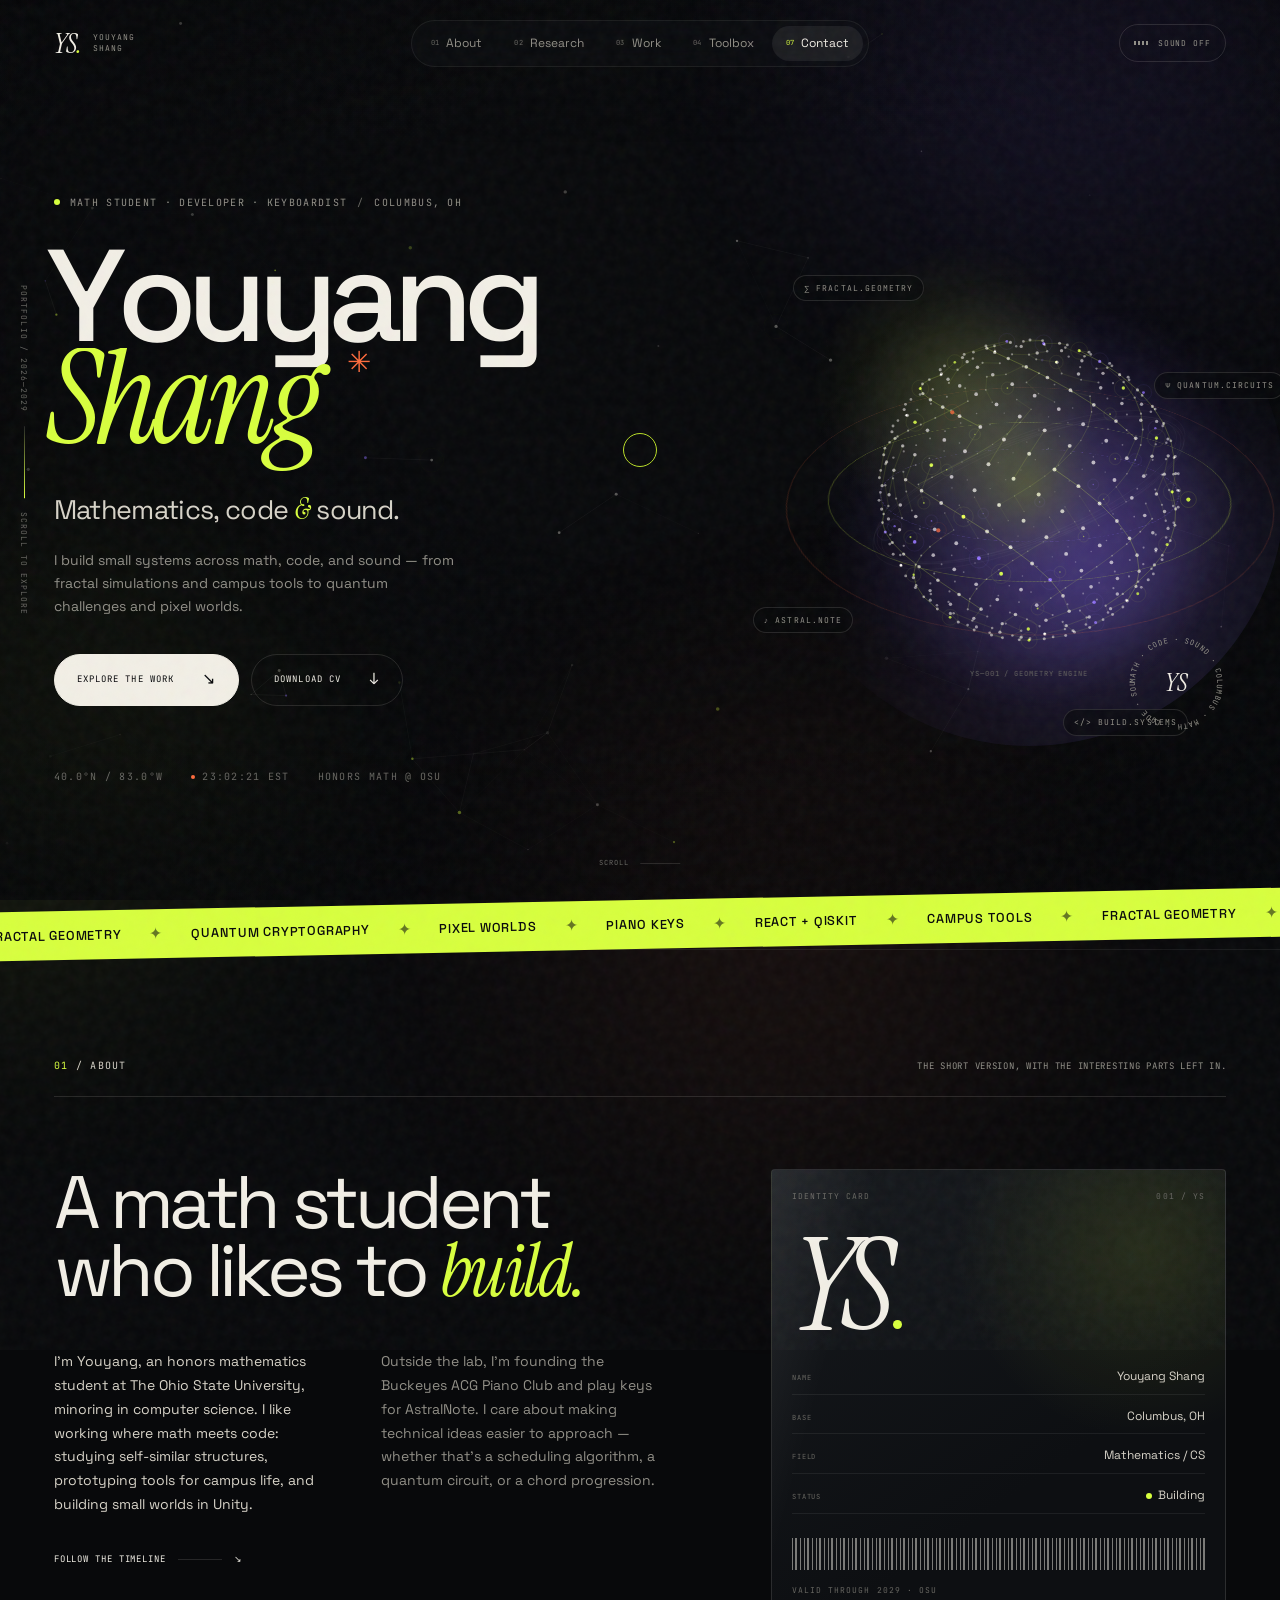
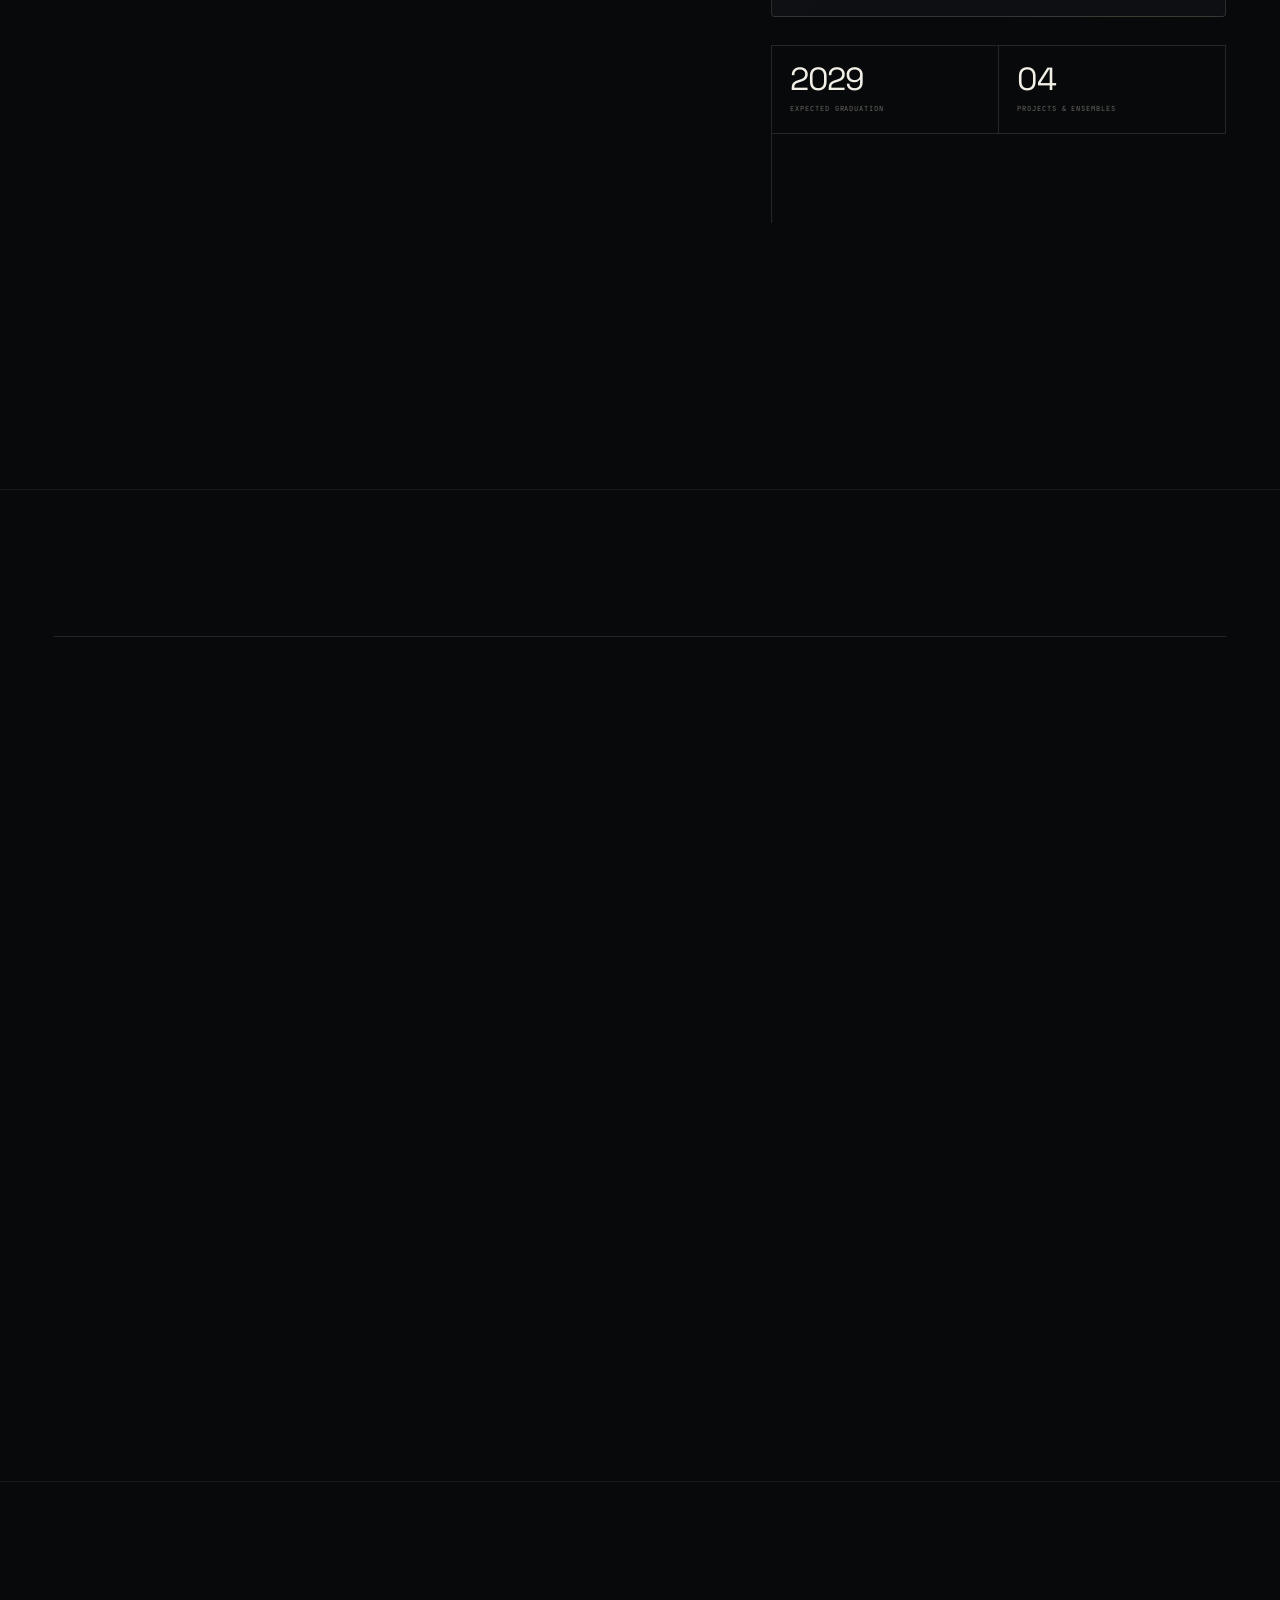
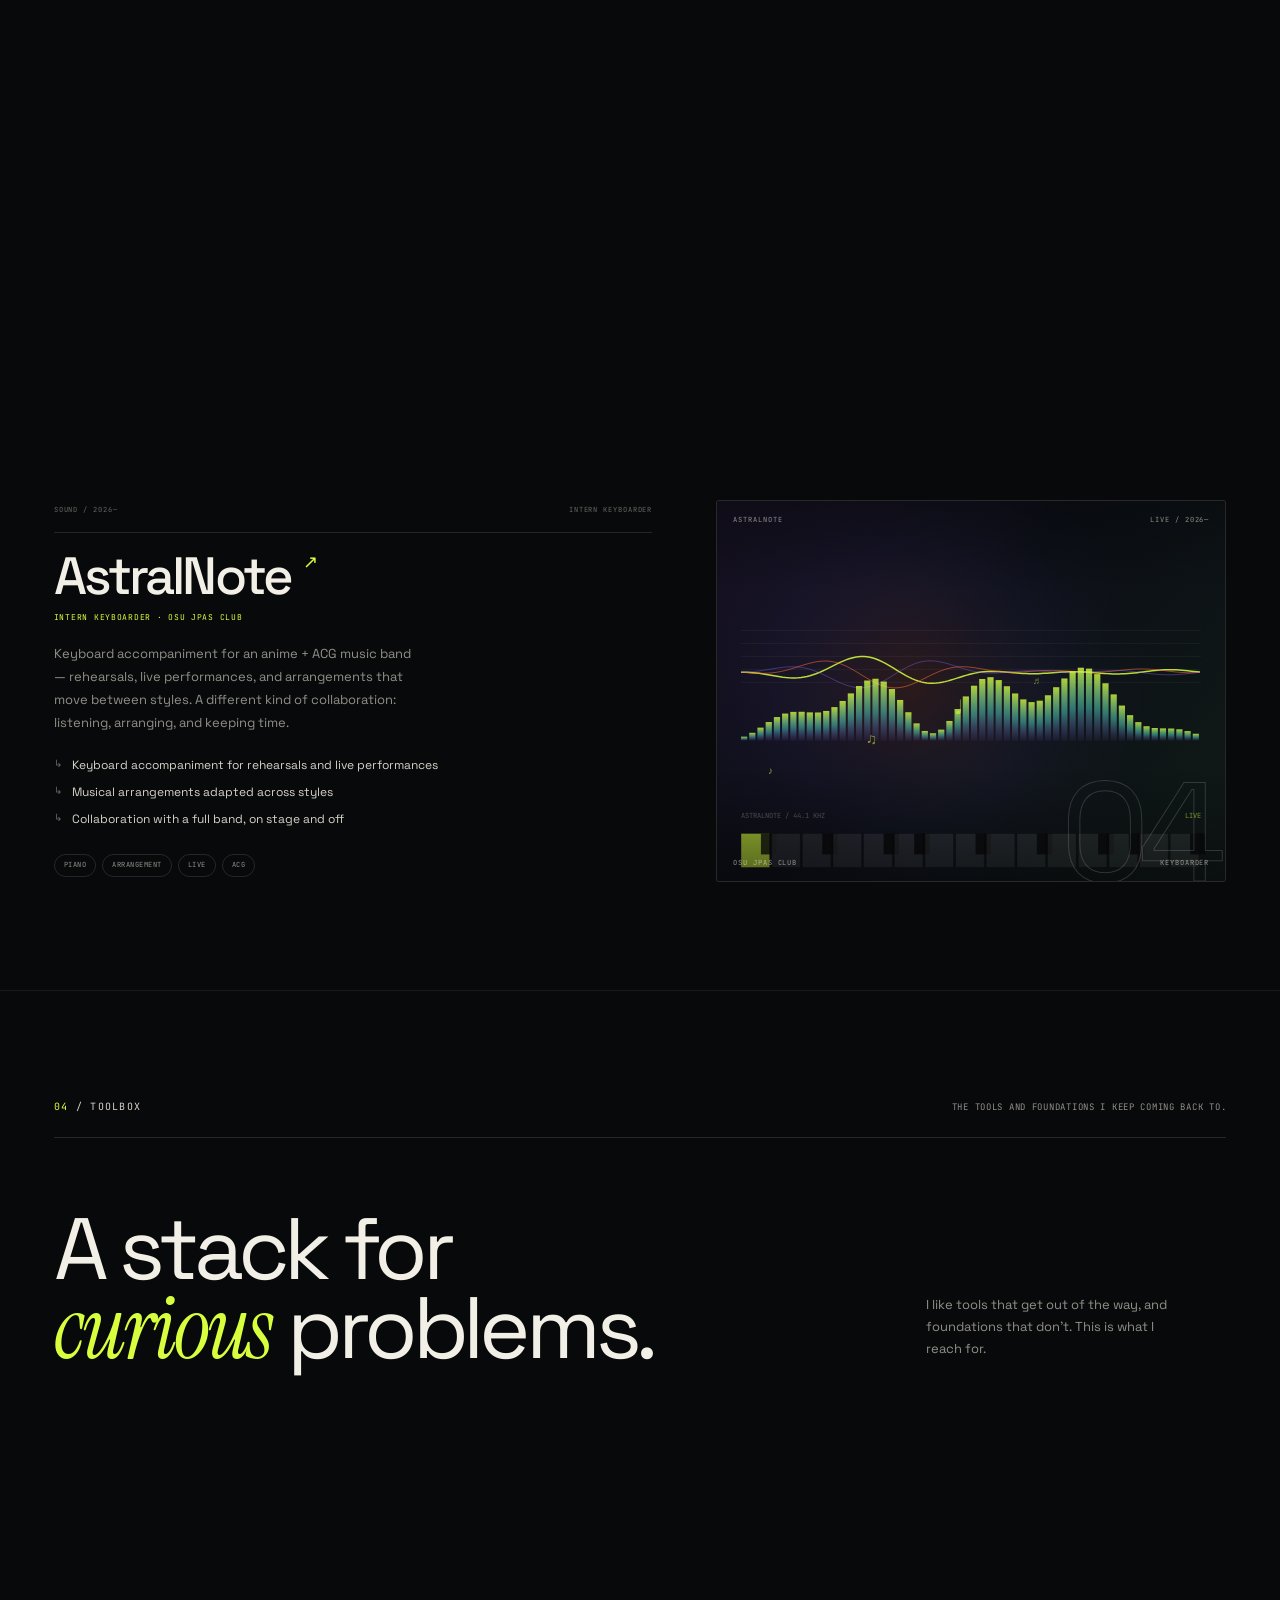
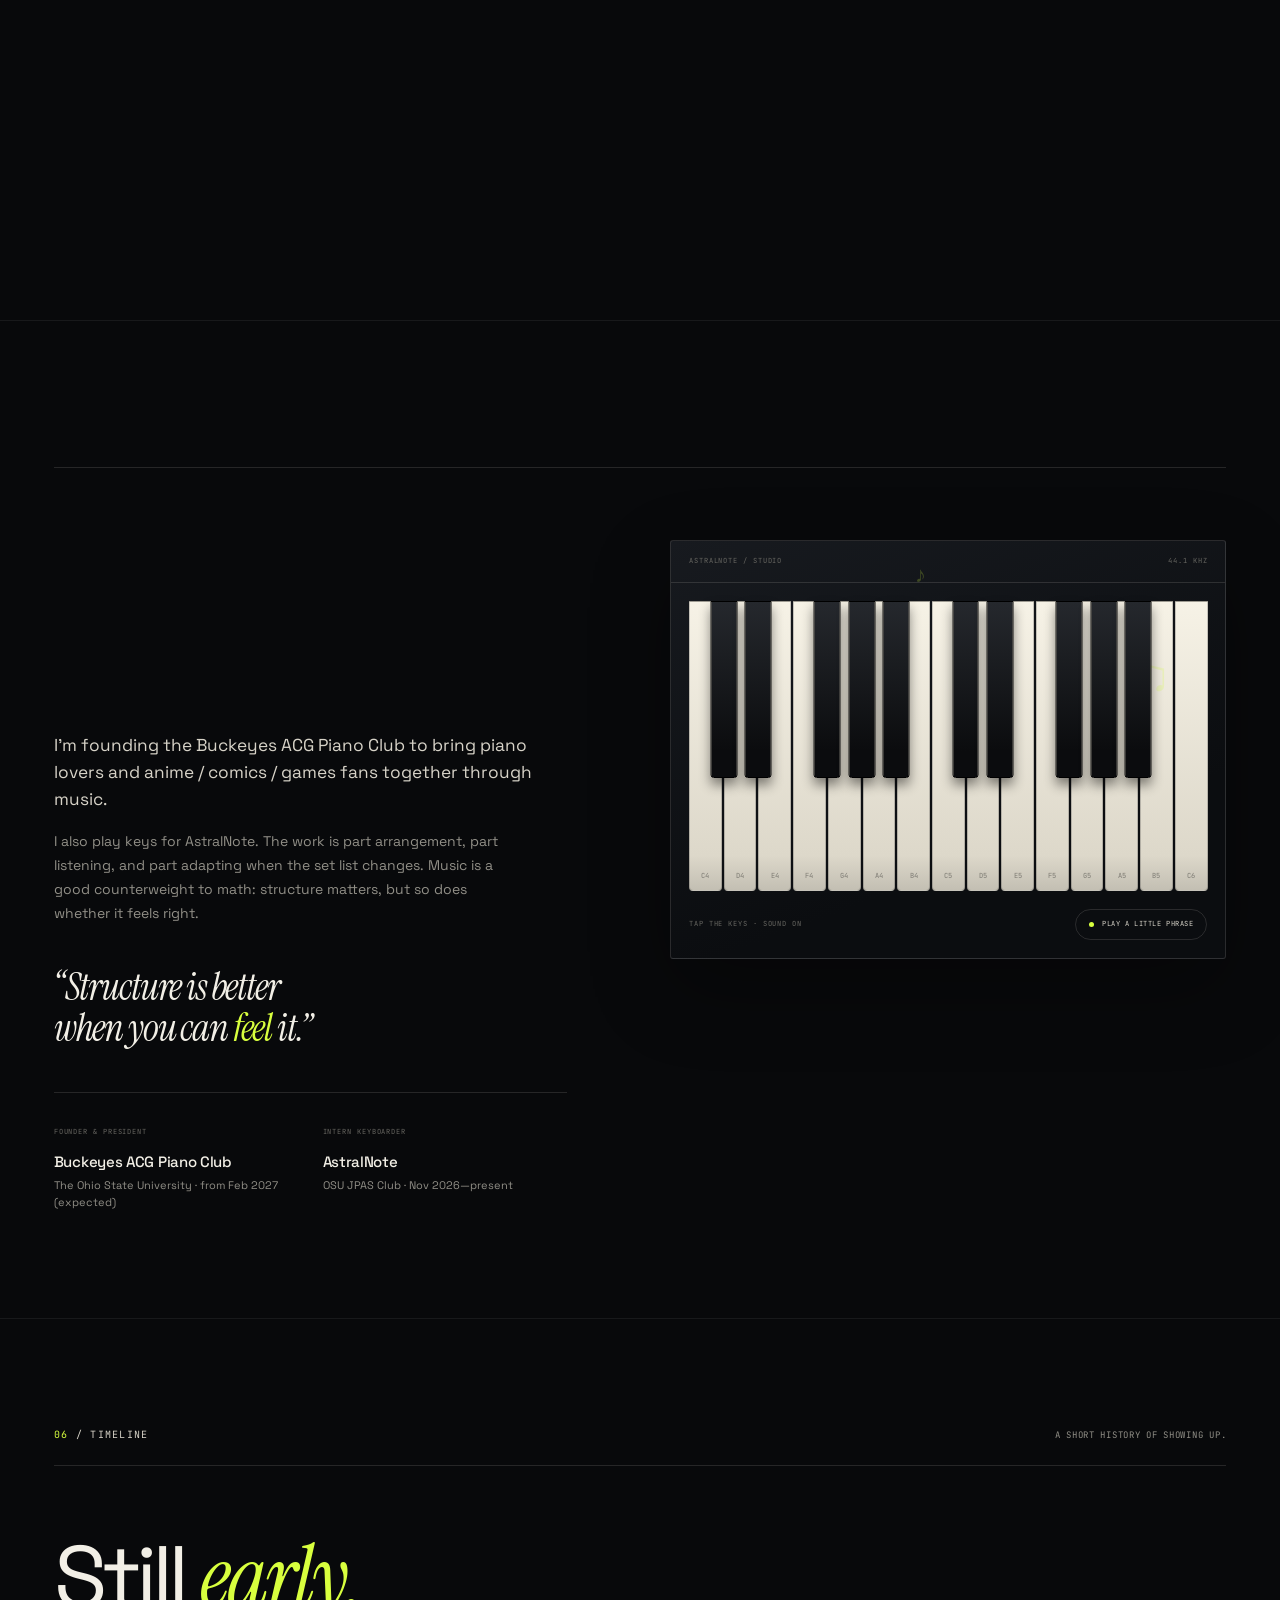
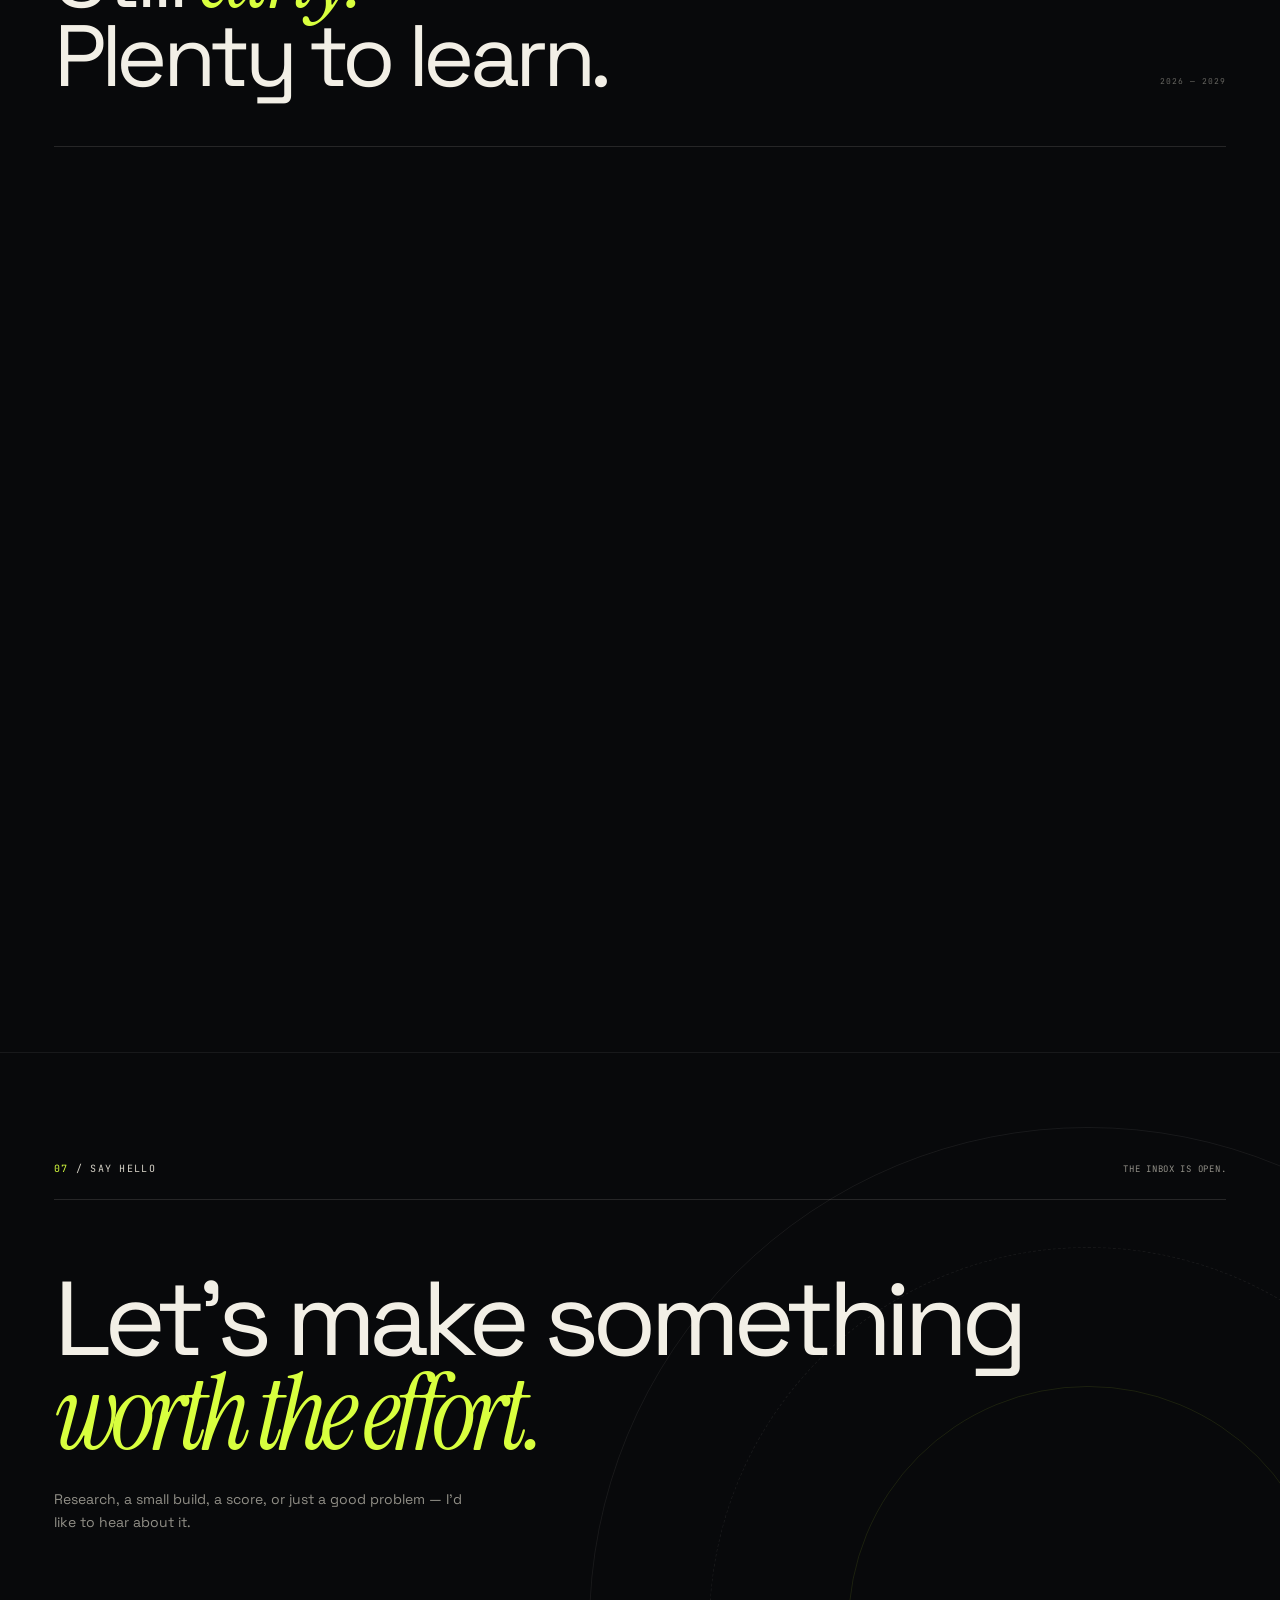
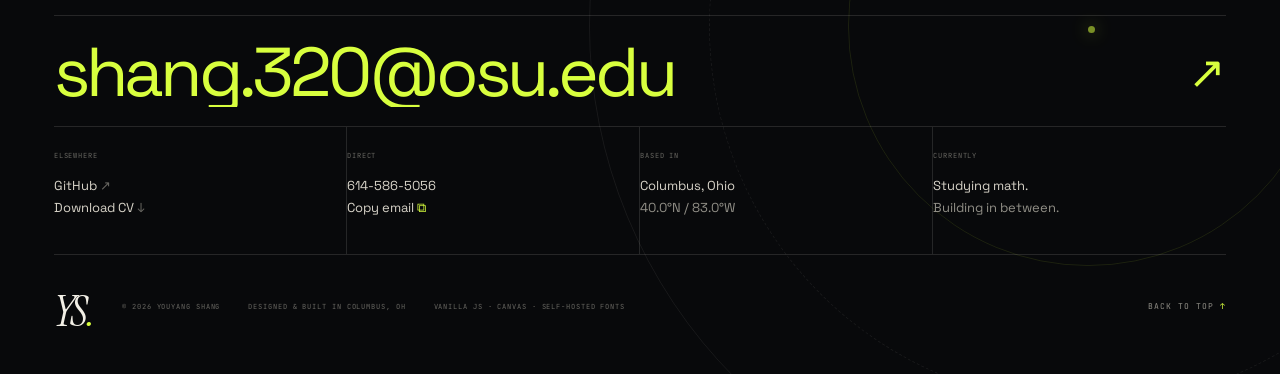
<file: index.html>
<!DOCTYPE html>
<html lang="en" data-theme="dark">
<head>
  <meta charset="utf-8">
  <script>document.documentElement.classList.add('js');</script>
  <meta name="viewport" content="width=device-width, initial-scale=1">
  <title>Youyang Shang — Mathematics, Code &amp; Sound</title>
  <meta name="description" content="Youyang Shang is an honors mathematics student at The Ohio State University building fractal models, quantum circuits, campus tools, pixel worlds, and music.">
  <meta name="author" content="Youyang Shang">
  <meta name="theme-color" content="#08090b">
  <link rel="canonical" href="https://zbq610610.github.io/">

  <meta property="og:type" content="website">
  <meta property="og:url" content="https://zbq610610.github.io/">
  <meta property="og:title" content="Youyang Shang — Mathematics, Code &amp; Sound">
  <meta property="og:description" content="Fractal geometry, quantum circuits, campus tools, pixel worlds, and piano keys. A portfolio by Youyang Shang.">
  <meta property="og:image" content="https://zbq610610.github.io/assets/img/og.png">
  <meta name="twitter:card" content="summary_large_image">
  <meta name="twitter:title" content="Youyang Shang — Mathematics, Code &amp; Sound">
  <meta name="twitter:description" content="Fractal geometry, quantum circuits, campus tools, pixel worlds, and piano keys.">
  <meta name="twitter:image" content="https://zbq610610.github.io/assets/img/og.png">

  <link rel="icon" href="assets/img/favicon.svg" type="image/svg+xml">
  <link rel="apple-touch-icon" href="assets/img/apple-touch-icon.png">
  <link rel="manifest" href="site.webmanifest">

  <link rel="preload" href="assets/fonts/space-grotesk.woff2" as="font" type="font/woff2" crossorigin>
  <link rel="preload" href="assets/fonts/instrument-serif-italic.woff2" as="font" type="font/woff2" crossorigin>
  <link rel="stylesheet" href="assets/css/style.css">
  <script type="module" src="assets/js/main.js"></script>
</head>
<body class="is-loading">
  <noscript>
    <style>
      .preloader { display: none !important; }
      body { overflow: auto !important; height: auto !important; }
      .reveal, .reveal-lines, .hero-reveal { opacity: 1 !important; transform: none !important; clip-path: none !important; }
    </style>
  </noscript>
  <a class="skip-link" href="#main">Skip to content</a>

  <div class="preloader" id="preloader" aria-hidden="true">
    <div class="preloader__grain"></div>
    <div class="preloader__inner">
      <div class="preloader__meta mono">
        <span>YS / PORTFOLIO</span>
        <span>COLUMBUS, OH</span>
      </div>
      <div class="preloader__word" aria-hidden="true">
        <span class="preloader__letter">Y</span><span class="preloader__letter">O</span><span class="preloader__letter">U</span><span class="preloader__letter">Y</span><span class="preloader__letter">A</span><span class="preloader__letter">N</span><span class="preloader__letter">G</span>
      </div>
      <div class="preloader__bar"><i id="preloader-bar"></i></div>
      <div class="preloader__meta mono">
        <span>LOADING THE UNIVERSE</span>
        <span id="preloader-count">000</span>
      </div>
    </div>
    <div class="preloader__curtain"></div>
  </div>

  <div class="cursor" id="cursor" aria-hidden="true"><span class="cursor__label" id="cursor-label"></span></div>
  <div class="cursor-dot" id="cursor-dot" aria-hidden="true"></div>
  <div class="scroll-progress" aria-hidden="true"><i id="scroll-progress-bar"></i></div>

  <canvas class="bg-canvas" id="bg-canvas" aria-hidden="true"></canvas>
  <div class="aurora aurora--one" aria-hidden="true"></div>
  <div class="aurora aurora--two" aria-hidden="true"></div>
  <div class="aurora aurora--three" aria-hidden="true"></div>
  <div class="grain" aria-hidden="true"></div>
  <div class="vignette" aria-hidden="true"></div>

  <header class="site-header" id="site-header">
    <a class="brand" href="#top" aria-label="Youyang Shang, back to top">
      <span class="brand__mark">YS<span class="brand__dot">.</span></span>
      <span class="brand__name">Youyang<br>Shang</span>
    </a>

    <nav class="nav" aria-label="Primary">
      <a href="#about" data-nav="about"><span class="nav__index">01</span>About</a>
      <a href="#research" data-nav="research"><span class="nav__index">02</span>Research</a>
      <a href="#work" data-nav="work"><span class="nav__index">03</span>Work</a>
      <a href="#skills" data-nav="skills"><span class="nav__index">04</span>Toolbox</a>
      <a href="#contact" data-nav="contact"><span class="nav__index">07</span>Contact</a>
    </nav>

    <div class="header-actions">
      <button class="sound-toggle" id="sound-toggle" type="button" aria-pressed="false" aria-label="Toggle ambient sound">
        <span class="sound-bars" aria-hidden="true"><i></i><i></i><i></i><i></i></span>
        <span class="sound-toggle__text">Sound off</span>
      </button>
      <button class="menu-toggle" id="menu-toggle" type="button" aria-expanded="false" aria-controls="menu-overlay">
        <span class="menu-toggle__lines" aria-hidden="true"><i></i><i></i></span>
        <span class="menu-toggle__text">Menu</span>
      </button>
    </div>
  </header>

  <div class="menu-overlay" id="menu-overlay" aria-hidden="true" inert>
    <div class="menu-overlay__inner">
      <div class="menu-overlay__meta mono"><span>INDEX / 2026</span><span>COLUMBUS, OH</span></div>
      <nav class="menu-overlay__nav" aria-label="Mobile">
        <a href="#top"><span>00</span>Top</a>
        <a href="#about"><span>01</span>About</a>
        <a href="#research"><span>02</span>Research</a>
        <a href="#work"><span>03</span>Work</a>
        <a href="#skills"><span>04</span>Toolbox</a>
        <a href="#beyond"><span>05</span>Beyond</a>
        <a href="#timeline"><span>06</span>Timeline</a>
        <a href="#contact"><span>07</span>Contact</a>
      </nav>
      <div class="menu-overlay__foot mono">
        <a href="mailto:shang.320@osu.edu">shang.320@osu.edu</a>
        <a href="https://github.com/zbq610610" target="_blank" rel="noopener">GitHub ↗</a>
      </div>
    </div>
  </div>

  <main id="main">
    <section class="hero" id="top">
      <div class="hero__side mono" aria-hidden="true">
        <span>PORTFOLIO / 2026—2029</span>
        <span class="hero__side-line"></span>
        <span>SCROLL TO EXPLORE</span>
      </div>

      <div class="hero__grid wrap">
        <div class="hero__copy">
          <div class="hero__eyebrow mono hero-reveal">
            <span class="status-dot"></span>
            <span>MATH STUDENT · DEVELOPER · KEYBOARDIST</span>
            <span class="hero__eyebrow-sep">/</span>
            <span>COLUMBUS, OH</span>
          </div>

          <h1 class="hero__title" aria-label="Youyang Shang">
            <span class="hero__line"><span class="hero__word" data-split>Youyang</span></span>
            <span class="hero__line hero__line--accent">
              <span class="hero__word hero__word--serif" data-split>Shang</span>
              <span class="hero__asterisk" aria-hidden="true">✳</span>
            </span>
          </h1>

          <p class="hero__tagline hero-reveal">Mathematics, code <span class="serif">&amp;</span> sound.</p>
          <p class="hero__lede hero-reveal">I build small systems across math, code, and sound — from fractal simulations and campus tools to quantum challenges and pixel worlds.</p>

          <div class="hero__cta hero-reveal">
            <a class="button button--primary magnetic" href="#work" data-cursor="VIEW">
              <span>Explore the work</span>
              <span class="button__arrow" aria-hidden="true">↘</span>
            </a>
            <a class="button button--ghost" href="assets/pdf/Youyang-Shang-CV.pdf" download>
              <span>Download CV</span>
              <span class="button__arrow" aria-hidden="true">↓</span>
            </a>
          </div>

          <div class="hero__foot mono hero-reveal">
            <span>40.0°N / 83.0°W</span>
            <span class="hero__foot-live"><i></i><span id="local-time">16:13:24</span><span id="local-zone">EST</span></span>
            <span>HONORS MATH @ OSU</span>
          </div>
        </div>

        <div class="hero__visual" aria-hidden="true">
          <div class="orb-scene" id="orb-scene">
            <canvas id="orb-canvas"></canvas>
            <div class="orb-scene__ring orb-scene__ring--a"></div>
            <div class="orb-scene__ring orb-scene__ring--b"></div>
            <div class="orb-scene__ring orb-scene__ring--c"></div>
            <div class="orb-scene__crosshair"></div>
            <span class="orbit-label orbit-label--one mono">∑ fractal.geometry</span>
            <span class="orbit-label orbit-label--two mono">ψ quantum.circuits</span>
            <span class="orbit-label orbit-label--three mono">♪ astral.note</span>
            <span class="orbit-label orbit-label--four mono">&lt;/&gt; build.systems</span>
            <span class="orb-scene__coord mono">YS—001 / GEOMETRY ENGINE</span>
          </div>
          <div class="hero__stamp">
            <svg viewBox="0 0 120 120" role="presentation">
              <defs><path id="stamp-circle" d="M60,60 m-44,0 a44,44 0 1,1 88,0 a44,44 0 1,1 -88,0"></path></defs>
              <text><textPath href="#stamp-circle">MATH · CODE · SOUND · COLUMBUS · MATH · CODE · SOUND · COLUMBUS · </textPath></text>
            </svg>
            <span class="hero__stamp-center">YS</span>
          </div>
        </div>
      </div>

      <div class="scroll-cue mono" aria-hidden="true">
        <span>SCROLL</span>
        <span class="scroll-cue__line"><i></i></span>
      </div>
    </section>

    <div class="marquee marquee--hero" aria-hidden="true">
      <div class="marquee__track">
        <span class="marquee__group">FRACTAL GEOMETRY <i>✦</i> QUANTUM CRYPTOGRAPHY <i>✦</i> PIXEL WORLDS <i>✦</i> PIANO KEYS <i>✦</i> REACT + QISKIT <i>✦</i> CAMPUS TOOLS <i>✦</i></span>
        <span class="marquee__group">FRACTAL GEOMETRY <i>✦</i> QUANTUM CRYPTOGRAPHY <i>✦</i> PIXEL WORLDS <i>✦</i> PIANO KEYS <i>✦</i> REACT + QISKIT <i>✦</i> CAMPUS TOOLS <i>✦</i></span>
      </div>
    </div>

    <section class="section section--about" id="about">
      <div class="wrap">
        <div class="section-top">
          <div class="section-kicker mono reveal"><span>01</span> / ABOUT</div>
          <p class="section-note reveal">The short version, with the interesting parts left in.</p>
        </div>

        <div class="about-grid">
          <div class="about-copy">
            <h2 class="display reveal-lines">A math student<br>who likes to <em>build.</em></h2>
            <div class="about-copy__text">
              <p class="reveal">I'm Youyang, an honors mathematics student at The Ohio State University, minoring in computer science. I like working where math meets code: studying self-similar structures, prototyping tools for campus life, and building small worlds in Unity.</p>
              <p class="reveal">Outside the lab, I'm founding the Buckeyes ACG Piano Club and play keys for AstralNote. I care about making technical ideas easier to approach — whether that's a scheduling algorithm, a quantum circuit, or a chord progression.</p>
            </div>
            <a class="text-link reveal" href="#timeline">
              <span>Follow the timeline</span>
              <span class="text-link__line"></span>
              <span aria-hidden="true">↘</span>
            </a>
          </div>

          <aside class="about-aside">
            <div class="id-card tilt reveal" data-tilt>
              <div class="id-card__top mono"><span>IDENTITY CARD</span><span>001 / YS</span></div>
              <div class="id-card__mark">YS</div>
              <dl class="id-card__data">
                <div><dt>NAME</dt><dd>Youyang Shang</dd></div>
                <div><dt>BASE</dt><dd>Columbus, OH</dd></div>
                <div><dt>FIELD</dt><dd>Mathematics / CS</dd></div>
                <div><dt>STATUS</dt><dd><span class="status-dot"></span>Building</dd></div>
              </dl>
              <div class="id-card__barcode" aria-hidden="true"></div>
              <div class="id-card__foot mono">VALID THROUGH 2029 · OSU</div>
              <div class="id-card__shine" aria-hidden="true"></div>
            </div>

            <div class="stats">
              <div class="stat reveal"><span class="stat__num" data-count="2029">2029</span><span class="stat__label mono">Expected graduation</span></div>
              <div class="stat reveal"><span class="stat__num" data-count="4">04</span><span class="stat__label mono">Projects &amp; ensembles</span></div>
              <div class="stat reveal"><span class="stat__num" data-count="2">02</span><span class="stat__label mono">Languages spoken</span></div>
              <div class="stat reveal"><span class="stat__num" data-count="1">01</span><span class="stat__label mono">Research program</span></div>
            </div>
          </aside>
        </div>

        <div class="now-strip reveal">
          <div class="now-strip__label mono"><span class="status-dot"></span>NOW</div>
          <div class="now-strip__item"><span class="mono">RESEARCH</span><p>Fractal geometry @ Math Cycle Program</p></div>
          <div class="now-strip__item"><span class="mono">BUILDING</span><p>CampusPilot — quantum extension</p></div>
          <div class="now-strip__item"><span class="mono">STARTING</span><p>Buckeyes ACG Piano Club · Feb 2027</p></div>
          <div class="now-strip__arrow" aria-hidden="true">↘</div>
        </div>
      </div>
    </section>

    <section class="section section--research" id="research">
      <div class="wrap">
        <div class="section-top">
          <div class="section-kicker mono reveal"><span>02</span> / RESEARCH</div>
          <p class="section-note reveal">Math Cycle Program · since September 2026</p>
        </div>

        <div class="research-grid">
          <div class="research-copy">
            <h2 class="display reveal-lines">Geometry that repeats,<br><em>never quite</em> the same.</h2>
            <p class="lead reveal">At the Math Cycle Program, I study fractal geometry: structures built from self-similarity, recursive generation, and recurring forms found in nature.</p>
            <p class="reveal">I use computational simulations and mathematical proofs to study their properties and behavior.</p>

            <dl class="research-meta reveal">
              <div><dt>TOPIC</dt><dd>Fractal Geometry</dd></div>
              <div><dt>MENTOR</dt><dd>Ori Salim Friesen</dd></div>
              <div><dt>PROGRAM</dt><dd>Math Cycle Program</dd></div>
              <div><dt>SINCE</dt><dd>September 2026</dd></div>
            </dl>
          </div>

          <div class="fractal-stage reveal" data-tilt>
            <canvas id="fractal-canvas" aria-label="Animated fractal tree that responds to the pointer"></canvas>
            <div class="fractal-stage__hud mono">
              <span>DEPTH <b id="fractal-depth">09</b></span>
              <span>ANGLE <b id="fractal-angle">0.42</b></span>
              <span>DIM <b id="fractal-dim">1.71</b></span>
            </div>
            <div class="fractal-stage__caption mono">MOVE / DRAG TO BEND THE BRANCHES</div>
            <div class="fractal-stage__corner" aria-hidden="true"></div>
          </div>
        </div>
      </div>
    </section>

    <section class="section section--work" id="work">
      <div class="wrap">
        <div class="section-top">
          <div class="section-kicker mono reveal"><span>03</span> / SELECTED WORK</div>
          <p class="section-note reveal">Four projects, four ways to make an idea tangible.</p>
        </div>

        <div class="work-intro">
          <h2 class="display display--wide reveal-lines">Things I've<br><em>built, tested,</em><br>and learned from.</h2>
          <p class="work-intro__note reveal">Each one started with a constraint: a weekend, a team, a locked file, a stage. Hover a panel to bring it closer.</p>
        </div>

        <div class="projects">
          <article class="project project--campus reveal" data-cursor="CASE 01">
            <div class="project__media">
              <canvas id="campus-canvas" aria-label="Animated campus map with a route finding its way between buildings"></canvas>
              <div class="project__media-top mono"><span>HACKOHIO 2026</span><span>PROTOTYPE</span></div>
              <div class="project__media-bottom mono"><span>40.0067° N</span><span>83.0305° W</span></div>
              <span class="project__index" aria-hidden="true">01</span>
            </div>
            <div class="project__body">
              <div class="project__meta mono"><span>PRODUCT / 2026—</span><span>TEAM LEAD</span></div>
              <h3 class="project__title">CampusPilot<span aria-hidden="true">↗</span></h3>
              <p class="project__role">Team Lead · Algorithm Designer</p>
              <p class="project__desc">A campus task-planning app built with three teammates. React + TypeScript front end, scheduling logic underneath, with a quantum-optimization and room-booking extension in development.</p>
              <ul class="project__points">
                <li>Scheduling logic validated with automated test cases</li>
                <li>Built with React, TypeScript, and Python</li>
                <li>IBM Qiskit optimization in progress</li>
              </ul>
              <div class="tags"><span>React</span><span>TypeScript</span><span>Python</span><span>Qiskit</span></div>
            </div>
          </article>

          <article class="project project--game reveal" data-cursor="CASE 02">
            <div class="project__media">
              <canvas id="pixel-canvas" aria-label="Animated gameplay scene with the team's snake character in a brick-wall level"></canvas>
              <div class="project__media-top mono"><span>AUTUMN GAMEJAM 2026</span><span>UNITY 2D</span></div>
              <div class="project__media-bottom mono"><span>OSU GAME CREATION CLUB</span><span>SEP 2026</span></div>
              <span class="project__index" aria-hidden="true">02</span>
            </div>
            <div class="project__body">
              <div class="project__meta mono"><span>GAME / 2026</span><span>PROGRAMMER</span></div>
              <h3 class="project__title">Dimensional Adventure<span aria-hidden="true">↗</span></h3>
              <p class="project__role">Programmer · Prefabs, Assets &amp; UI</p>
              <p class="project__desc">A Unity 2D pixel-art GameJam world by OSU Game Creation Club. I handled gameplay and systems programming, built prefabs and assets from the team's artwork, and designed the main menu and in-game UI. The original artwork was created by the team.</p>
              <ul class="project__points">
                <li>Gameplay and systems programming</li>
                <li>Prefabs and assets built from team artwork</li>
                <li>Main menu and in-game UI design</li>
              </ul>
              <div class="tags"><span>Unity</span><span>C#</span><span>GameJam</span><span>Prefabs</span><span>UI Design</span></div>
            </div>
          </article>

          <article class="project project--quantum reveal" data-cursor="CASE 03">
            <div class="project__media">
              <canvas id="quantum-canvas" aria-label="Animated quantum sphere with orbiting particles and encryption keys"></canvas>
              <div class="project__media-top mono"><span>QISKIT FALL FEST 2026</span><span>1ST PLACE</span></div>
              <div class="project__media-bottom mono"><span>IBM QISKIT</span><span>NOV 2026</span></div>
              <span class="project__index" aria-hidden="true">03</span>
            </div>
            <div class="project__body">
              <div class="project__meta mono"><span>QUANTUM / 2026</span><span>1ST PLACE</span></div>
              <h3 class="project__title">Quantum Cryptograph<span aria-hidden="true">↗</span></h3>
              <p class="project__role">Programmer · 1st Place · Qiskit Fall Fest</p>
              <p class="project__desc">1st place in the Quantum Cryptography challenge at Qiskit Fall Fest 2026. I recovered encryption keys and decrypted 10 locked files, building the post-processing and decryption workflow that turned circuit outputs into valid keys and verifying solutions against official tests.</p>
              <ul class="project__points">
                <li>Awarded 1st place in the Quantum Cryptography challenge</li>
                <li>Circuit outputs converted into working decryption keys</li>
                <li>Solutions verified through official tests and randomized trials</li>
                <li>Managed final code packaging and submission</li>
              </ul>
              <div class="tags"><span>Qiskit</span><span>Python</span><span>Quantum</span><span>Cryptography</span></div>
            </div>
          </article>

          <article class="project project--music reveal" data-cursor="CASE 04">
            <div class="project__media">
              <canvas id="audio-canvas" aria-label="Animated audio waveform, piano keys, and floating musical notes"></canvas>
              <div class="project__media-top mono"><span>ASTRALNOTE</span><span>LIVE / 2026—</span></div>
              <div class="project__media-bottom mono"><span>OSU JPAS CLUB</span><span>KEYBOARDER</span></div>
              <span class="project__index" aria-hidden="true">04</span>
            </div>
            <div class="project__body">
              <div class="project__meta mono"><span>SOUND / 2026—</span><span>INTERN KEYBOARDER</span></div>
              <h3 class="project__title">AstralNote<span aria-hidden="true">↗</span></h3>
              <p class="project__role">Intern Keyboarder · OSU JPAS Club</p>
              <p class="project__desc">Keyboard accompaniment for an anime + ACG music band — rehearsals, live performances, and arrangements that move between styles. A different kind of collaboration: listening, arranging, and keeping time.</p>
              <ul class="project__points">
                <li>Keyboard accompaniment for rehearsals and live performances</li>
                <li>Musical arrangements adapted across styles</li>
                <li>Collaboration with a full band, on stage and off</li>
              </ul>
              <div class="tags"><span>Piano</span><span>Arrangement</span><span>Live</span><span>ACG</span></div>
            </div>
          </article>
        </div>
      </div>
    </section>

    <section class="section section--skills" id="skills">
      <div class="wrap">
        <div class="section-top">
          <div class="section-kicker mono reveal"><span>04</span> / TOOLBOX</div>
          <p class="section-note reveal">The tools and foundations I keep coming back to.</p>
        </div>

        <div class="skills-head">
          <h2 class="display reveal-lines">A stack for<br><em>curious</em> problems.</h2>
          <p class="skills-head__note reveal">I like tools that get out of the way, and foundations that don't. This is what I reach for.</p>
        </div>

        <div class="skill-board reveal">
          <div class="skill-board__glow" aria-hidden="true"></div>
          <div class="skill-row">
            <div class="skill-row__label mono"><span>01</span>LANGUAGES</div>
            <div class="skill-chips">
              <span class="chip chip--lg" data-skill>C++</span>
              <span class="chip" data-skill>C#</span>
              <span class="chip" data-skill>Java</span>
              <span class="chip chip--lg" data-skill>Python</span>
              <span class="chip" data-skill>JavaScript</span>
              <span class="chip" data-skill>TypeScript</span>
            </div>
          </div>
          <div class="skill-row">
            <div class="skill-row__label mono"><span>02</span>TOOLS</div>
            <div class="skill-chips">
              <span class="chip chip--accent" data-skill>Unity Engine</span>
              <span class="chip" data-skill>React</span>
              <span class="chip chip--accent" data-skill>Qiskit</span>
              <span class="chip" data-skill>Unity Editor</span>
              <span class="chip" data-skill>Canvas / Web Audio</span>
            </div>
          </div>
          <div class="skill-row">
            <div class="skill-row__label mono"><span>03</span>FOUNDATIONS</div>
            <div class="skill-chips">
              <span class="chip" data-skill>Object-Oriented Programming</span>
              <span class="chip" data-skill>Data Structures</span>
              <span class="chip" data-skill>Algorithms</span>
              <span class="chip" data-skill>Mathematical Analysis</span>
              <span class="chip" data-skill>Statistics</span>
              <span class="chip" data-skill>Quantum Cryptography</span>
            </div>
          </div>
          <div class="skill-row">
            <div class="skill-row__label mono"><span>04</span>BEYOND CODE</div>
            <div class="skill-chips">
              <span class="chip chip--warm" data-skill>Mandarin · Native</span>
              <span class="chip chip--warm" data-skill>English · Fluent</span>
              <span class="chip chip--warm" data-skill>Piano</span>
              <span class="chip chip--warm" data-skill>Ensemble Arrangement</span>
              <span class="chip chip--warm" data-skill>Student Org Leadership</span>
            </div>
          </div>
          <div class="skill-board__foot mono">
            <span>CURRENTLY EXPLORING</span>
            <span>Qiskit optimization · fractal simulation · interface experiments</span>
          </div>
        </div>
      </div>
    </section>

    <section class="section section--beyond" id="beyond">
      <div class="wrap">
        <div class="section-top">
          <div class="section-kicker mono reveal"><span>05</span> / BEYOND THE PROOF</div>
          <p class="section-note reveal">Music, leadership, and the work outside coursework.</p>
        </div>

        <div class="beyond-grid">
          <div class="beyond-copy">
            <h2 class="display reveal-lines">Off the<br><em>proof sheet.</em></h2>
            <p class="lead reveal">I'm founding the Buckeyes ACG Piano Club to bring piano lovers and anime / comics / games fans together through music.</p>
            <p class="reveal">I also play keys for AstralNote. The work is part arrangement, part listening, and part adapting when the set list changes. Music is a good counterweight to math: structure matters, but so does whether it feels right.</p>
            <blockquote class="pull-quote reveal">“Structure is better<br>when you can <em>feel</em> it.”</blockquote>

            <div class="beyond-roles reveal">
              <div class="beyond-role">
                <span class="mono">FOUNDER &amp; PRESIDENT</span>
                <h3>Buckeyes ACG Piano Club</h3>
                <p>The Ohio State University · from Feb 2027 (expected)</p>
              </div>
              <div class="beyond-role">
                <span class="mono">INTERN KEYBOARDER</span>
                <h3>AstralNote</h3>
                <p>OSU JPAS Club · Nov 2026—present</p>
              </div>
            </div>
          </div>

          <div class="piano-card tilt reveal" data-tilt>
            <div class="piano-card__head mono"><span>ASTRALNOTE / STUDIO</span><span>44.1 kHz</span></div>
            <div class="piano" id="piano" role="group" aria-label="Interactive piano — click or use arrow keys to play"></div>
            <div class="piano-card__foot">
              <div class="piano-card__hint mono">TAP THE KEYS · SOUND ON</div>
              <button class="piano-demo" id="piano-demo" type="button"><span class="piano-demo__dot"></span>Play a little phrase</button>
            </div>
            <div class="piano-card__notes" aria-hidden="true"><span>♪</span><span>♫</span><span>♪</span></div>
          </div>
        </div>
      </div>
    </section>

    <section class="section section--timeline" id="timeline">
      <div class="wrap">
        <div class="section-top">
          <div class="section-kicker mono reveal"><span>06</span> / TIMELINE</div>
          <p class="section-note reveal">A short history of showing up.</p>
        </div>

        <div class="timeline-head">
          <h2 class="display reveal-lines">Still <em>early.</em><br>Plenty to learn.</h2>
          <span class="timeline-head__mark mono">2026 — 2029</span>
        </div>

        <ol class="timeline">
          <li class="timeline__item reveal">
            <span class="timeline__date mono">2026.08</span>
            <div class="timeline__body"><h3>Started at The Ohio State University</h3><p>B.S. Mathematics, Honors theoretical track · Minor in Computer Science.</p></div>
            <span class="timeline__tag mono">EDUCATION</span>
          </li>
          <li class="timeline__item reveal">
            <span class="timeline__date mono">2026.09</span>
            <div class="timeline__body"><h3>Math Cycle Program</h3><p>Began research in fractal geometry with mentor Ori Salim Friesen.</p></div>
            <span class="timeline__tag mono">RESEARCH</span>
          </li>
          <li class="timeline__item reveal">
            <span class="timeline__date mono">2026.09</span>
            <div class="timeline__body"><h3>Dimensional Adventure</h3><p>Programmer on gameplay, prefabs, assets, and UI for a Unity 2D GameJam project with OSU Game Creation Club.</p></div>
            <span class="timeline__tag mono">GAME</span>
          </li>
          <li class="timeline__item reveal">
            <span class="timeline__date mono">2026.10</span>
            <div class="timeline__body"><h3>CampusPilot @ HackOHIO</h3><p>Team lead and algorithm designer; prototype continues to grow after the hackathon.</p></div>
            <span class="timeline__tag mono">PRODUCT</span>
          </li>
          <li class="timeline__item reveal">
            <span class="timeline__date mono">2026.11</span>
            <div class="timeline__body"><h3>Quantum Cryptograph</h3><p>Qiskit Fall Fest challenge: recovered keys, decrypted 10 files, and placed 1st in Quantum Cryptography.</p></div>
            <span class="timeline__tag mono">QUANTUM</span>
          </li>
          <li class="timeline__item reveal">
            <span class="timeline__date mono">2026.11</span>
            <div class="timeline__body"><h3>AstralNote</h3><p>Joined as intern keyboarder for the OSU JPAS Club's anime + ACG music band.</p></div>
            <span class="timeline__tag mono">MUSIC</span>
          </li>
          <li class="timeline__item timeline__item--future reveal">
            <span class="timeline__date mono">2027.02</span>
            <div class="timeline__body"><h3>Buckeyes ACG Piano Club</h3><p>Founding the student org as Founder &amp; President. Piano performances, theory tutoring, collaborative workshops.</p></div>
            <span class="timeline__tag mono">NEXT</span>
          </li>
        </ol>
      </div>
    </section>

    <section class="section section--contact" id="contact">
      <div class="contact-orbit" aria-hidden="true">
        <div class="contact-orbit__ring"></div>
        <div class="contact-orbit__ring"></div>
        <div class="contact-orbit__ring"></div>
        <span class="contact-orbit__dot"></span>
      </div>

      <div class="wrap">
        <div class="section-top">
          <div class="section-kicker mono reveal"><span>07</span> / SAY HELLO</div>
          <p class="section-note reveal">The inbox is open.</p>
        </div>

        <h2 class="contact-title reveal-lines">Let's make something<br><em>worth the effort.</em></h2>
        <p class="contact-lede reveal">Research, a small build, a score, or just a good problem — I'd like to hear about it.</p>

        <a class="contact-email magnetic reveal" href="mailto:shang.320@osu.edu" data-cursor="SAY HI">
          <span class="contact-email__text">shang.320@osu.edu</span>
          <span class="contact-email__arrow" aria-hidden="true">↗</span>
        </a>

        <div class="contact-grid reveal">
          <div class="contact-cell">
            <span class="mono">ELSEWHERE</span>
            <a href="https://github.com/zbq610610" target="_blank" rel="noopener">GitHub <span>↗</span></a>
            <a href="assets/pdf/Youyang-Shang-CV.pdf" download>Download CV <span>↓</span></a>
          </div>
          <div class="contact-cell">
            <span class="mono">DIRECT</span>
            <a href="tel:+16145865056">614-586-5056</a>
            <button class="copy-email" id="copy-email" type="button" data-email="shang.320@osu.edu">Copy email <span>⧉</span></button>
          </div>
          <div class="contact-cell">
            <span class="mono">BASED IN</span>
            <p>Columbus, Ohio<br><span class="muted">40.0°N / 83.0°W</span></p>
          </div>
          <div class="contact-cell">
            <span class="mono">CURRENTLY</span>
            <p>Studying math.<br><span class="muted">Building in between.</span></p>
          </div>
        </div>

        <footer class="footer">
          <a class="footer__brand" href="#top">YS<span>.</span></a>
          <div class="footer__meta mono">
            <span>© 2026 YOUYANG SHANG</span>
            <span>DESIGNED &amp; BUILT IN COLUMBUS, OH</span>
            <span>VANILLA JS · CANVAS · SELF-HOSTED FONTS</span>
          </div>
          <a class="footer__top mono" href="#top">BACK TO TOP <span>↑</span></a>
        </footer>
      </div>
    </section>
  </main>

  <div class="toast" id="toast" role="status" aria-live="polite">Email copied</div>
</body>
</html>
</file>
<file: assets/css/style.css>
/* =========================================================
   YOUYANG SHANG — personal site
   Type: Space Grotesk / Instrument Serif / JetBrains Mono
   ========================================================= */

@font-face {
  font-family: 'Space Grotesk';
  src: url('../fonts/space-grotesk.woff2') format('woff2');
  font-weight: 300 700;
  font-style: normal;
  font-display: swap;
}
@font-face {
  font-family: 'Instrument Serif';
  src: url('../fonts/instrument-serif.woff2') format('woff2');
  font-weight: 400;
  font-style: normal;
  font-display: swap;
}
@font-face {
  font-family: 'Instrument Serif';
  src: url('../fonts/instrument-serif-italic.woff2') format('woff2');
  font-weight: 400;
  font-style: italic;
  font-display: swap;
}
@font-face {
  font-family: 'JetBrains Mono';
  src: url('../fonts/jetbrains-mono.woff2') format('woff2');
  font-weight: 400 600;
  font-style: normal;
  font-display: swap;
}

:root {
  --bg: #08090b;
  --bg-soft: #0c0e11;
  --panel: #111317;
  --panel-2: #171a1f;
  --ink: #f2efe6;
  --ink-soft: #d7d3c8;
  --muted: #918f87;
  --muted-2: #676661;
  --line: rgba(242, 239, 230, 0.13);
  --line-soft: rgba(242, 239, 230, 0.07);
  --lime: #d8ff3e;
  --lime-dim: #a9c92d;
  --violet: #9070ff;
  --orange: #ff6b3d;
  --cyan: #55e6d2;
  --black: #07080a;

  --font-sans: 'Space Grotesk', 'Segoe UI Variable', 'Segoe UI', sans-serif;
  --font-serif: 'Instrument Serif', 'Iowan Old Style', Georgia, serif;
  --font-mono: 'JetBrains Mono', 'Cascadia Mono', Consolas, monospace;

  --edge: clamp(20px, 4.2vw, 76px);
  --max: 1500px;
  --header-h: 88px;

  --ease: cubic-bezier(0.22, 1, 0.36, 1);
  --ease-in-out: cubic-bezier(0.76, 0, 0.24, 1);
  --ease-soft: cubic-bezier(0.33, 1, 0.68, 1);

  --z-bg: -5;
  --z-header: 100;
}

*,
*::before,
*::after { box-sizing: border-box; }

html {
  scroll-behavior: auto;
  overflow-x: clip;
  -webkit-text-size-adjust: 100%;
  text-rendering: optimizeLegibility;
}

body {
  margin: 0;
  min-height: 100vh;
  overflow-x: hidden;
  background: var(--bg);
  color: var(--ink);
  font-family: var(--font-sans);
  font-weight: 400;
  font-size: 16px;
  line-height: 1.55;
  -webkit-font-smoothing: antialiased;
  -moz-osx-font-smoothing: grayscale;
}

body.is-loading { overflow: hidden; height: 100vh; }
body.menu-open { overflow: hidden; }

::selection { background: var(--lime); color: var(--black); }

img, svg, canvas { display: block; max-width: 100%; }
a { color: inherit; text-decoration: none; }
button { font: inherit; color: inherit; background: none; border: 0; cursor: pointer; }
p, h1, h2, h3, h4, ul, ol, dl, dd, dt, blockquote { margin: 0; }
ul, ol { padding: 0; list-style: none; }

:focus-visible {
  outline: 2px solid var(--lime);
  outline-offset: 4px;
  border-radius: 2px;
}

.skip-link {
  position: fixed;
  top: 14px;
  left: 14px;
  z-index: 10000;
  padding: 10px 16px;
  background: var(--lime);
  color: var(--black);
  font-family: var(--font-mono);
  font-size: 12px;
  transform: translateY(-160%);
  transition: transform 0.25s var(--ease);
}
.skip-link:focus { transform: translateY(0); }

.wrap {
  width: 100%;
  max-width: var(--max);
  margin-inline: auto;
  padding-inline: var(--edge);
}

.mono {
  font-family: var(--font-mono);
  font-size: 10px;
  font-weight: 400;
  letter-spacing: 0.13em;
  text-transform: uppercase;
}

.serif { font-family: var(--font-serif); font-style: italic; font-weight: 400; }
.muted { color: var(--muted); }

/* ---------- background ---------- */
.bg-canvas {
  position: fixed;
  inset: 0;
  width: 100%;
  height: 100%;
  z-index: var(--z-bg);
  pointer-events: none;
  opacity: 0.7;
}

.aurora {
  position: fixed;
  z-index: -4;
  width: 62vw;
  height: 62vw;
  border-radius: 50%;
  filter: blur(110px);
  opacity: 0.16;
  pointer-events: none;
  will-change: transform;
}
.aurora--one {
  top: -28vw;
  right: -16vw;
  background: radial-gradient(circle at 50% 50%, #7f5bff 0%, transparent 62%);
  animation: aurora-drift-a 26s ease-in-out infinite alternate;
}
.aurora--two {
  top: 42vh;
  left: -30vw;
  background: radial-gradient(circle at 50% 50%, #d8ff3e 0%, transparent 62%);
  opacity: 0.09;
  animation: aurora-drift-b 32s ease-in-out infinite alternate;
}
.aurora--three {
  bottom: -34vw;
  right: 8vw;
  background: radial-gradient(circle at 50% 50%, #ff6b3d 0%, transparent 66%);
  opacity: 0.08;
  animation: aurora-drift-a 38s ease-in-out infinite alternate-reverse;
}

@keyframes aurora-drift-a {
  0% { transform: translate3d(0, 0, 0) scale(1); }
  100% { transform: translate3d(-8vw, 7vh, 0) scale(1.12); }
}
@keyframes aurora-drift-b {
  0% { transform: translate3d(0, 0, 0) scale(1.1); }
  100% { transform: translate3d(9vw, -5vh, 0) scale(0.94); }
}

.grain {
  position: fixed;
  inset: -50%;
  z-index: 900;
  pointer-events: none;
  opacity: 0.045;
  background-image: url("data:image/svg+xml,%3Csvg viewBox='0 0 220 220' xmlns='http://www.w3.org/2000/svg'%3E%3Cfilter id='n'%3E%3CfeTurbulence type='fractalNoise' baseFrequency='0.82' numOctaves='4' stitchTiles='stitch'/%3E%3C/filter%3E%3Crect width='100%25' height='100%25' filter='url(%23n)'/%3E%3C/svg%3E");
  animation: grain-shift 0.55s steps(2) infinite;
}
@keyframes grain-shift {
  0% { transform: translate(0, 0); }
  25% { transform: translate(-2%, 1.5%); }
  50% { transform: translate(1.5%, -2%); }
  75% { transform: translate(-1%, -1%); }
  100% { transform: translate(2%, 1%); }
}

.vignette {
  position: fixed;
  inset: 0;
  z-index: -2;
  pointer-events: none;
  background:
    radial-gradient(ellipse at 50% 35%, transparent 30%, rgba(5, 6, 8, 0.22) 70%, rgba(5, 6, 8, 0.72) 100%),
    linear-gradient(to bottom, rgba(5, 6, 8, 0.18), transparent 16%, transparent 82%, rgba(5, 6, 8, 0.35));
}

/* ---------- cursor ---------- */
.cursor,
.cursor-dot {
  position: fixed;
  top: 0;
  left: 0;
  z-index: 9998;
  pointer-events: none;
  opacity: 0;
  transform: translate3d(-100px, -100px, 0);
}
.cursor {
  width: 34px;
  height: 34px;
  margin: -17px 0 0 -17px;
  border: 1px solid rgba(216, 255, 62, 0.9);
  border-radius: 50%;
  transition: width 0.35s var(--ease), height 0.35s var(--ease), margin 0.35s var(--ease), background 0.35s var(--ease), border-color 0.35s var(--ease), opacity 0.3s;
  mix-blend-mode: difference;
  display: grid;
  place-items: center;
}
.cursor__label {
  font-family: var(--font-mono);
  font-size: 8px;
  letter-spacing: 0.1em;
  color: var(--black);
  opacity: 0;
  transform: scale(0.7);
  transition: opacity 0.25s, transform 0.25s;
  white-space: nowrap;
}
.cursor-dot {
  width: 5px;
  height: 5px;
  margin: -2.5px 0 0 -2.5px;
  border-radius: 50%;
  background: var(--lime);
  transition: opacity 0.3s;
}
html.has-custom-cursor .cursor,
html.has-custom-cursor .cursor-dot { opacity: 1; }
html.has-custom-cursor,
html.has-custom-cursor a,
html.has-custom-cursor button,
html.has-custom-cursor [data-cursor] { cursor: none; }
.cursor.is-hover {
  width: 62px;
  height: 62px;
  margin: -31px 0 0 -31px;
  background: var(--lime);
  border-color: var(--lime);
  mix-blend-mode: normal;
}
.cursor.is-hover .cursor__label { opacity: 1; transform: scale(1); }
.cursor.is-down { width: 22px; height: 22px; margin: -11px 0 0 -11px; }

/* ---------- scroll progress ---------- */
.scroll-progress {
  position: fixed;
  top: 0;
  left: 0;
  width: 100%;
  height: 2px;
  z-index: 1001;
  background: transparent;
  pointer-events: none;
}
.scroll-progress i {
  display: block;
  width: 100%;
  height: 100%;
  background: linear-gradient(90deg, var(--violet), var(--lime) 55%, var(--orange));
  transform: scaleX(0);
  transform-origin: 0 50%;
}

/* ---------- preloader ---------- */
.preloader {
  position: fixed;
  inset: 0;
  z-index: 9999;
  display: grid;
  place-items: center;
  background: transparent;
  overflow: hidden;
  pointer-events: auto;
}
.preloader.is-done { pointer-events: none; }
.preloader__grain {
  position: absolute;
  inset: -40%;
  z-index: 1;
  opacity: 0.08;
  background-image: url("data:image/svg+xml,%3Csvg viewBox='0 0 180 180' xmlns='http://www.w3.org/2000/svg'%3E%3Cfilter id='n'%3E%3CfeTurbulence type='fractalNoise' baseFrequency='0.9' numOctaves='3' stitchTiles='stitch'/%3E%3C/filter%3E%3Crect width='100%25' height='100%25' filter='url(%23n)'/%3E%3C/svg%3E");
  animation: grain-shift 0.4s steps(2) infinite;
}
.preloader__inner {
  position: relative;
  z-index: 3;
  width: min(860px, 84vw);
}
.preloader__meta {
  display: flex;
  justify-content: space-between;
  color: var(--muted);
}
.preloader__word {
  display: flex;
  justify-content: space-between;
  margin: 7vh 0 6vh;
  font-size: clamp(2.6rem, 11vw, 9rem);
  font-weight: 500;
  line-height: 0.8;
  letter-spacing: -0.075em;
}
.preloader__letter {
  display: inline-block;
  transform: translateY(115%);
  color: var(--ink);
  animation: preloader-letter 1s var(--ease) forwards;
}
.preloader__letter:nth-child(2) { animation-delay: 0.045s; }
.preloader__letter:nth-child(3) { animation-delay: 0.09s; }
.preloader__letter:nth-child(4) { animation-delay: 0.135s; }
.preloader__letter:nth-child(5) { animation-delay: 0.18s; }
.preloader__letter:nth-child(6) { animation-delay: 0.225s; }
.preloader__letter:nth-child(7) { animation-delay: 0.27s; }
@keyframes preloader-letter {
  to { transform: translateY(0); }
}
.preloader__bar {
  height: 1px;
  background: rgba(242, 239, 230, 0.16);
  overflow: hidden;
}
.preloader__bar i {
  display: block;
  width: 100%;
  height: 100%;
  background: var(--lime);
  transform: scaleX(0);
  transform-origin: 0 50%;
}
.preloader__bar + .preloader__meta { margin-top: 16px; }
.preloader__curtain {
  position: absolute;
  inset: 0;
  z-index: 2;
  background: #07080a;
  transform: translateY(0);
}
.preloader.is-done .preloader__curtain {
  transform: translateY(-101%);
  transition: transform 1s var(--ease-in-out);
}
.preloader.is-done .preloader__inner {
  opacity: 0;
  transform: translateY(-20px);
  transition: opacity 0.4s, transform 0.5s var(--ease);
}
.preloader.is-hidden { display: none; }

/* ---------- header ---------- */
.site-header {
  position: fixed;
  top: 0;
  left: 0;
  width: 100%;
  z-index: var(--z-header);
  display: grid;
  grid-template-columns: 1fr auto 1fr;
  align-items: center;
  gap: 24px;
  padding: 20px var(--edge);
  transition: padding 0.5s var(--ease), background 0.5s var(--ease), border-color 0.5s;
  border-bottom: 1px solid transparent;
}
.site-header.is-scrolled {
  padding-top: 12px;
  padding-bottom: 12px;
  background: rgba(8, 9, 11, 0.74);
  -webkit-backdrop-filter: blur(18px) saturate(140%);
  backdrop-filter: blur(18px) saturate(140%);
  border-bottom-color: var(--line-soft);
}
.site-header.is-hidden { transform: translateY(-110%); transition: transform 0.5s var(--ease); }

.brand { display: inline-flex; align-items: center; gap: 12px; width: max-content; }
.brand__mark {
  font-family: var(--font-serif);
  font-style: italic;
  font-size: 27px;
  line-height: 1;
  letter-spacing: -0.04em;
}
.brand__dot { color: var(--lime); }
.brand__name {
  font-family: var(--font-mono);
  font-size: 8px;
  line-height: 1.4;
  letter-spacing: 0.14em;
  text-transform: uppercase;
  color: var(--muted);
}
.brand:hover .brand__dot { animation: dot-pulse 0.8s var(--ease); }
@keyframes dot-pulse { 50% { transform: scale(1.6); } }

.nav {
  display: flex;
  align-items: center;
  gap: 4px;
  padding: 5px;
  border: 1px solid var(--line-soft);
  border-radius: 100px;
  background: rgba(17, 19, 23, 0.38);
  -webkit-backdrop-filter: blur(14px);
  backdrop-filter: blur(14px);
}
.nav a {
  position: relative;
  display: inline-flex;
  align-items: center;
  gap: 7px;
  padding: 8px 14px;
  border-radius: 100px;
  font-size: 12px;
  color: var(--muted);
  transition: color 0.3s, background 0.3s;
  white-space: nowrap;
}
.nav a:hover,
.nav a.is-active { color: var(--ink); background: rgba(242, 239, 230, 0.07); }
.nav__index { font-family: var(--font-mono); font-size: 7px; color: var(--muted-2); letter-spacing: 0.05em; }
.nav a.is-active .nav__index { color: var(--lime); }

.header-actions { display: flex; justify-content: flex-end; align-items: center; gap: 10px; }
.sound-toggle,
.menu-toggle {
  display: inline-flex;
  align-items: center;
  gap: 10px;
  height: 38px;
  padding: 0 14px;
  border: 1px solid var(--line);
  border-radius: 100px;
  font-family: var(--font-mono);
  font-size: 8px;
  letter-spacing: 0.12em;
  text-transform: uppercase;
  color: var(--muted);
  transition: border-color 0.3s, color 0.3s, background 0.3s;
}
.sound-toggle:hover,
.menu-toggle:hover { color: var(--ink); border-color: rgba(216, 255, 62, 0.6); }
.sound-toggle[aria-pressed="true"] { color: var(--lime); border-color: rgba(216, 255, 62, 0.4); }
.sound-bars { display: flex; align-items: center; gap: 2px; height: 12px; }
.sound-bars i {
  display: block;
  width: 2px;
  height: 4px;
  background: currentColor;
  transition: height 0.3s;
}
.sound-toggle[aria-pressed="true"] .sound-bars i { animation: sound-bar 0.7s ease-in-out infinite alternate; }
.sound-toggle[aria-pressed="true"] .sound-bars i:nth-child(2) { animation-delay: 0.12s; }
.sound-toggle[aria-pressed="true"] .sound-bars i:nth-child(3) { animation-delay: 0.24s; }
.sound-toggle[aria-pressed="true"] .sound-bars i:nth-child(4) { animation-delay: 0.06s; }
@keyframes sound-bar { from { height: 3px; } to { height: 12px; } }

.menu-toggle { display: none; }
.menu-toggle__lines { position: relative; width: 14px; height: 8px; }
.menu-toggle__lines i {
  position: absolute;
  left: 0;
  width: 100%;
  height: 1px;
  background: currentColor;
  transition: transform 0.35s var(--ease), top 0.35s var(--ease);
}
.menu-toggle__lines i:first-child { top: 1px; }
.menu-toggle__lines i:last-child { top: 6px; }
.menu-toggle[aria-expanded="true"] .menu-toggle__lines i:first-child { top: 4px; transform: rotate(45deg); }
.menu-toggle[aria-expanded="true"] .menu-toggle__lines i:last-child { top: 4px; transform: rotate(-45deg); }

/* ---------- menu overlay ---------- */
.menu-overlay {
  position: fixed;
  inset: 0;
  z-index: 99;
  background: var(--bg);
  clip-path: inset(0 0 100% 0);
  transition: clip-path 0.8s var(--ease-in-out);
  overflow-y: auto;
}
.menu-overlay.is-open { clip-path: inset(0 0 0 0); }
.menu-overlay__inner {
  min-height: 100%;
  padding: 120px var(--edge) 40px;
  display: flex;
  flex-direction: column;
}
.menu-overlay__meta { display: flex; justify-content: space-between; color: var(--muted); padding-bottom: 24px; border-bottom: 1px solid var(--line); }
.menu-overlay__nav { display: flex; flex-direction: column; margin: auto 0; padding: 5vh 0; }
.menu-overlay__nav a {
  display: flex;
  align-items: baseline;
  gap: 18px;
  padding: 10px 0;
  font-size: clamp(2.3rem, 8vw, 5.5rem);
  line-height: 1;
  letter-spacing: -0.06em;
  border-bottom: 1px solid var(--line-soft);
  opacity: 0;
  transform: translateY(30px);
  transition: opacity 0.5s var(--ease), transform 0.6s var(--ease), color 0.3s;
}
.menu-overlay__nav a span {
  font-family: var(--font-mono);
  font-size: 9px;
  letter-spacing: 0.1em;
  color: var(--lime);
}
.menu-overlay__nav a:hover { color: var(--lime); }
.menu-overlay.is-open .menu-overlay__nav a { opacity: 1; transform: translateY(0); }
.menu-overlay.is-open .menu-overlay__nav a:nth-child(1) { transition-delay: 0.1s; }
.menu-overlay.is-open .menu-overlay__nav a:nth-child(2) { transition-delay: 0.16s; }
.menu-overlay.is-open .menu-overlay__nav a:nth-child(3) { transition-delay: 0.22s; }
.menu-overlay.is-open .menu-overlay__nav a:nth-child(4) { transition-delay: 0.28s; }
.menu-overlay.is-open .menu-overlay__nav a:nth-child(5) { transition-delay: 0.34s; }
.menu-overlay.is-open .menu-overlay__nav a:nth-child(6) { transition-delay: 0.4s; }
.menu-overlay.is-open .menu-overlay__nav a:nth-child(7) { transition-delay: 0.46s; }
.menu-overlay.is-open .menu-overlay__nav a:nth-child(8) { transition-delay: 0.52s; }
.menu-overlay__foot { display: flex; justify-content: space-between; gap: 20px; padding-top: 24px; border-top: 1px solid var(--line); color: var(--muted); }
.menu-overlay__foot a:hover { color: var(--lime); }

/* ---------- hero ---------- */
.hero {
  position: relative;
  min-height: 100svh;
  display: flex;
  align-items: center;
  padding: calc(var(--header-h) + 7vh) 0 8vh;
  overflow: hidden;
}
.hero__side {
  position: absolute;
  left: 18px;
  top: 50%;
  transform: translateY(-50%);
  display: flex;
  align-items: center;
  gap: 14px;
  writing-mode: vertical-rl;
  color: var(--muted-2);
  font-size: 8px;
}
.hero__side-line { width: 1px; height: 72px; background: linear-gradient(to bottom, var(--line), var(--lime)); }
.hero__grid {
  display: grid;
  grid-template-columns: minmax(0, 1.17fr) minmax(360px, 0.83fr);
  align-items: center;
  gap: clamp(20px, 3vw, 64px);
}
.hero__copy { position: relative; z-index: 2; }

.hero__eyebrow {
  display: flex;
  flex-wrap: wrap;
  align-items: center;
  gap: 10px;
  color: var(--muted);
  margin-bottom: clamp(24px, 4vh, 52px);
}
.hero__eyebrow-sep { color: var(--muted-2); }
.status-dot {
  display: inline-block;
  width: 6px;
  height: 6px;
  border-radius: 50%;
  background: var(--lime);
  box-shadow: 0 0 0 0 rgba(216, 255, 62, 0.6);
  animation: status-pulse 2.2s ease-out infinite;
  flex: 0 0 auto;
}
@keyframes status-pulse {
  0% { box-shadow: 0 0 0 0 rgba(216, 255, 62, 0.45); }
  70% { box-shadow: 0 0 0 8px rgba(216, 255, 62, 0); }
  100% { box-shadow: 0 0 0 0 rgba(216, 255, 62, 0); }
}

.hero__title {
  font-size: clamp(4.4rem, 10.4vw, 10.8rem);
  font-weight: 500;
  line-height: 0.78;
  letter-spacing: -0.075em;
  margin-left: -0.06em;
  text-wrap: nowrap;
}
.hero__line { display: block; overflow: hidden; padding-bottom: 0.17em; margin-bottom: -0.17em; }
.hero__word { display: inline-block; }
.hero__word--serif {
  font-family: var(--font-serif);
  font-style: italic;
  font-weight: 400;
  letter-spacing: -0.045em;
  color: var(--lime);
  padding-right: 0.04em;
}
.hero__asterisk {
  display: inline-block;
  margin-left: 0.02em;
  font-size: 0.22em;
  vertical-align: top;
  color: var(--orange);
  line-height: 1;
  animation: spin-slow 12s linear infinite;
  transform-origin: 50% 50%;
}
@keyframes spin-slow { to { transform: rotate(360deg); } }

.hero__tagline {
  margin-top: clamp(24px, 4vh, 46px);
  font-size: clamp(1.35rem, 2.1vw, 2rem);
  font-weight: 400;
  letter-spacing: -0.025em;
  color: var(--ink-soft);
}
.hero__tagline .serif { color: var(--lime); font-size: 1.12em; }
.hero__lede {
  max-width: 45ch;
  margin-top: 16px;
  font-size: clamp(14px, 1.08vw, 16px);
  line-height: 1.65;
  color: var(--muted);
}
.hero__cta { display: flex; flex-wrap: wrap; align-items: center; gap: 12px; margin-top: clamp(28px, 4vh, 46px); }

.button {
  position: relative;
  display: inline-flex;
  align-items: center;
  gap: 28px;
  min-height: 52px;
  padding: 0 22px;
  border: 1px solid var(--line);
  border-radius: 100px;
  font-family: var(--font-mono);
  font-size: 9px;
  letter-spacing: 0.12em;
  text-transform: uppercase;
  overflow: hidden;
  transition: color 0.35s, border-color 0.35s;
}
.button::before {
  content: '';
  position: absolute;
  inset: 0;
  border-radius: inherit;
  background: var(--lime);
  transform: translateY(101%);
  transition: transform 0.5s var(--ease);
  z-index: 0;
}
.button > span { position: relative; z-index: 1; }
.button__arrow { font-family: var(--font-sans); font-size: 16px; transition: transform 0.4s var(--ease); }
.button:hover::before { transform: translateY(0); }
.button:hover { color: var(--black); border-color: var(--lime); }
.button:hover .button__arrow { transform: translate(3px, 3px); }
.button--primary { background: var(--ink); color: var(--black); border-color: var(--ink); }
.button--primary::before { background: var(--lime); }
.button--primary:hover { border-color: var(--lime); }
.button--ghost { color: var(--ink); }

.hero__foot {
  display: flex;
  flex-wrap: wrap;
  gap: 18px 28px;
  margin-top: clamp(40px, 7vh, 74px);
  color: var(--muted-2);
}
.hero__foot-live { display: inline-flex; align-items: center; gap: 7px; }
#local-zone { color: var(--muted-2); }
.hero__foot-live i {
  width: 4px;
  height: 4px;
  border-radius: 50%;
  background: var(--orange);
  animation: blink 1.4s steps(2) infinite;
}
@keyframes blink { 50% { opacity: 0.2; } }

.hero__visual {
  position: relative;
  min-height: min(66vh, 660px);
  display: grid;
  place-items: center;
  perspective: 1200px;
}
.orb-scene {
  position: relative;
  width: min(40vw, 580px);
  aspect-ratio: 1;
  border-radius: 50%;
  background:
    radial-gradient(circle at 36% 30%, rgba(216, 255, 62, 0.13), transparent 30%),
    radial-gradient(circle at 64% 70%, rgba(144, 112, 255, 0.19), rgba(8, 9, 11, 0) 58%);
  transform-style: preserve-3d;
  will-change: transform;
  transition: transform 0.25s ease-out;
}
#orb-canvas { position: absolute; inset: 0; width: 100%; height: 100%; }
.orb-scene::before {
  content: '';
  position: absolute;
  inset: 14%;
  border-radius: 50%;
  background: radial-gradient(circle at 38% 32%, rgba(216, 255, 62, 0.17), transparent 34%), radial-gradient(circle at 65% 68%, rgba(144, 112, 255, 0.3), transparent 52%);
  filter: blur(28px);
  animation: orb-breathe 7s ease-in-out infinite alternate;
}
@keyframes orb-breathe { from { transform: scale(0.9); opacity: 0.7; } to { transform: scale(1.08); opacity: 1; } }
.orb-scene__ring {
  position: absolute;
  top: 50%;
  left: 50%;
  border: 1px solid rgba(242, 239, 230, 0.13);
  border-radius: 50%;
  pointer-events: none;
}
.orb-scene__ring--a {
  width: 78%;
  height: 78%;
  transform: translate(-50%, -50%) rotateX(67deg) rotateZ(18deg);
  border-color: rgba(216, 255, 62, 0.26);
  animation: ring-spin-a 18s linear infinite;
}
.orb-scene__ring--b {
  width: 58%;
  height: 58%;
  transform: translate(-50%, -50%) rotateX(72deg) rotateZ(-30deg);
  border-style: dashed;
  border-color: rgba(144, 112, 255, 0.32);
  animation: ring-spin-b 14s linear infinite;
}
.orb-scene__ring--c {
  width: 94%;
  height: 94%;
  transform: translate(-50%, -50%) rotateX(60deg) rotateZ(72deg);
  border-color: rgba(255, 107, 61, 0.18);
  animation: ring-spin-a 30s linear infinite reverse;
}
@keyframes ring-spin-a { to { transform: translate(-50%, -50%) rotateX(67deg) rotateZ(378deg); } }
@keyframes ring-spin-b { to { transform: translate(-50%, -50%) rotateX(72deg) rotateZ(330deg); } }

.orb-scene__crosshair {
  position: absolute;
  inset: 0;
  pointer-events: none;
  background:
    linear-gradient(to right, transparent calc(50% - 0.5px), rgba(242, 239, 230, 0.12) 50%, transparent calc(50% + 0.5px)),
    linear-gradient(to bottom, transparent calc(50% - 0.5px), rgba(242, 239, 230, 0.12) 50%, transparent calc(50% + 0.5px));
  mask-image: radial-gradient(circle at center, black 0 45%, transparent 70%);
  -webkit-mask-image: radial-gradient(circle at center, black 0 45%, transparent 70%);
}
.orbit-label {
  position: absolute;
  padding: 6px 10px;
  border: 1px solid var(--line);
  border-radius: 100px;
  background: rgba(8, 9, 11, 0.58);
  -webkit-backdrop-filter: blur(10px);
  backdrop-filter: blur(10px);
  color: var(--muted);
  font-size: 8px;
  white-space: nowrap;
  animation: label-float 6s ease-in-out infinite alternate;
}
.orbit-label--one { top: 8%; left: 4%; animation-delay: -1s; }
.orbit-label--two { top: 27%; right: 0; animation-delay: -3s; }
.orbit-label--three { bottom: 22%; left: -4%; animation-delay: -4.5s; }
.orbit-label--four { bottom: 2%; right: 19%; animation-delay: -2s; }
@keyframes label-float { from { transform: translateY(-5px); } to { transform: translateY(5px); } }
.orb-scene__coord {
  position: absolute;
  left: 50%;
  bottom: 13%;
  transform: translateX(-50%);
  color: var(--muted-2);
  font-size: 7px;
  white-space: nowrap;
}

.hero__stamp {
  position: absolute;
  right: -4%;
  bottom: 8%;
  width: 112px;
  height: 112px;
  display: grid;
  place-items: center;
  color: var(--muted);
  animation: spin-slow 22s linear infinite;
}
.hero__stamp svg { position: absolute; inset: 0; width: 100%; height: 100%; overflow: visible; }
.hero__stamp text {
  fill: currentColor;
  font-family: var(--font-mono);
  font-size: 8px;
  letter-spacing: 0.16em;
}
.hero__stamp-center {
  font-family: var(--font-serif);
  font-style: italic;
  font-size: 25px;
  color: var(--ink);
  animation: spin-slow 22s linear infinite reverse;
}

.scroll-cue {
  position: absolute;
  left: 50%;
  bottom: 3.5vh;
  transform: translateX(-50%);
  display: flex;
  align-items: center;
  gap: 12px;
  color: var(--muted-2);
  font-size: 7px;
}
.scroll-cue__line { display: block; width: 40px; height: 1px; background: var(--line); overflow: hidden; }
.scroll-cue__line i { display: block; width: 100%; height: 100%; background: var(--lime); transform: translateX(-100%); animation: cue-line 2.4s var(--ease) infinite; }
@keyframes cue-line { 0% { transform: translateX(-100%); } 55%, 100% { transform: translateX(100%); } }

/* ---------- reveal / split text ---------- */
.js .reveal { opacity: 0; transform: translateY(28px); transition: opacity 0.9s var(--ease), transform 0.9s var(--ease); }
.js .reveal.is-in { opacity: 1; transform: translateY(0); }
.js .reveal-lines {
  opacity: 0;
  transform: translateY(38px);
  filter: blur(7px);
  transition: opacity 0.9s var(--ease), transform 1s var(--ease), filter 1s var(--ease);
}
.js .reveal-lines.is-in { opacity: 1; transform: translateY(0); filter: blur(0); }

.js .hero-reveal { opacity: 0; transform: translateY(22px); transition: opacity 0.9s var(--ease), transform 0.9s var(--ease); }
.js body.is-loaded .hero-reveal { opacity: 1; transform: translateY(0); }
.js body.is-loaded .hero-reveal:nth-of-type(1) { transition-delay: 0.08s; }

.char {
  display: inline-block;
  will-change: transform;
  transform: translateY(110%) rotate(4deg);
  opacity: 0;
  transition: transform 1s var(--ease), opacity 0.8s var(--ease);
  transition-delay: calc(var(--i) * 0.035s + 0.25s);
}
body.is-loaded .char { transform: translateY(0) rotate(0); opacity: 1; }

/* ---------- marquee ---------- */
.marquee {
  position: relative;
  overflow: hidden;
  width: 102%;
  margin-left: -1%;
  padding: 13px 0 11px;
  background: var(--lime);
  color: var(--black);
  transform: rotate(-1.1deg);
  z-index: 3;
}
.marquee__track { display: flex; width: max-content; animation: marquee-scroll 34s linear infinite; }
.marquee__group {
  display: inline-flex;
  align-items: center;
  gap: 28px;
  padding-right: 28px;
  font-size: clamp(11px, 1vw, 14px);
  font-weight: 500;
  letter-spacing: 0.06em;
  text-transform: uppercase;
  white-space: nowrap;
}
.marquee__group i { font-style: normal; font-size: 1.25em; opacity: 0.55; }
@keyframes marquee-scroll { to { transform: translateX(-50%); } }
.marquee.is-paused .marquee__track { animation-play-state: paused; }

/* ---------- section base ---------- */
.section { position: relative; padding: clamp(90px, 12vh, 170px) 0; border-top: 1px solid var(--line-soft); scroll-margin-top: 76px; }
.section-top {
  display: flex;
  justify-content: space-between;
  align-items: baseline;
  gap: 24px;
  padding-bottom: 22px;
  border-bottom: 1px solid var(--line);
  margin-bottom: clamp(44px, 8vh, 100px);
}
.section-kicker { color: var(--ink-soft); font-size: 10px; }
.section-kicker span { color: var(--lime); }
.section-note { color: var(--muted); font-family: var(--font-mono); font-size: 9px; letter-spacing: 0.08em; text-transform: uppercase; text-align: right; }

.display {
  font-size: clamp(2.9rem, 6.8vw, 7.4rem);
  font-weight: 400;
  line-height: 0.9;
  letter-spacing: -0.06em;
  text-wrap: balance;
}
.display em {
  font-family: var(--font-serif);
  font-style: italic;
  font-weight: 400;
  letter-spacing: -0.035em;
  color: var(--lime);
}
.display--wide { font-size: clamp(3.4rem, 7.8vw, 8.6rem); }

.lead { font-size: clamp(16px, 1.35vw, 20px); line-height: 1.55; color: var(--ink-soft); }

/* ---------- about ---------- */
.about-grid {
  display: grid;
  grid-template-columns: minmax(0, 1.15fr) minmax(340px, 0.85fr);
  gap: clamp(50px, 8vw, 130px);
  align-items: start;
}
.about-copy h2 { max-width: none; font-size: clamp(2.9rem, 5.8vw, 6.4rem); line-height: 0.92; }
.about-copy__text {
  display: grid;
  grid-template-columns: 1fr 1fr;
  gap: clamp(20px, 3vw, 44px);
  margin-top: clamp(34px, 5vh, 56px);
  max-width: 760px;
}
.about-copy__text p { font-size: 14px; line-height: 1.7; color: var(--muted); }
.about-copy__text p:first-child { color: var(--ink-soft); }

.text-link {
  display: inline-flex;
  align-items: center;
  gap: 12px;
  margin-top: 36px;
  font-family: var(--font-mono);
  font-size: 9px;
  letter-spacing: 0.1em;
  text-transform: uppercase;
}
.text-link__line { display: block; width: 44px; height: 1px; background: var(--line); transition: width 0.4s var(--ease), background 0.4s; }
.text-link:hover { color: var(--lime); }
.text-link:hover .text-link__line { width: 70px; background: var(--lime); }

.about-aside { position: relative; }
[data-tilt] { transition: transform 0.6s cubic-bezier(0.22, 1, 0.36, 1); }
.id-card {
  position: relative;
  padding: 20px;
  border: 1px solid var(--line);
  border-radius: 4px;
  background:
    radial-gradient(circle at 82% 18%, rgba(216, 255, 62, 0.11), transparent 36%),
    linear-gradient(145deg, #16191d, #0d0f12 65%);
  overflow: hidden;
  transform-style: preserve-3d;
  will-change: transform;
}
.id-card__top, .id-card__foot { display: flex; justify-content: space-between; color: var(--muted-2); font-size: 8px; }
.id-card__mark {
  font-family: var(--font-serif);
  font-style: italic;
  font-size: clamp(5.5rem, 10vw, 8.5rem);
  line-height: 0.85;
  letter-spacing: -0.08em;
  margin: 30px 0 26px;
  color: var(--ink);
}
.id-card__mark::after { content: ''; display: inline-block; width: 9px; height: 9px; margin-left: 8px; border-radius: 50%; background: var(--lime); }
.id-card__data { display: grid; gap: 12px; }
.id-card__data > div { display: flex; justify-content: space-between; align-items: baseline; gap: 16px; border-bottom: 1px solid var(--line-soft); padding-bottom: 8px; }
.id-card__data dt { font-family: var(--font-mono); font-size: 7px; letter-spacing: 0.12em; color: var(--muted-2); }
.id-card__data dd { font-size: 12px; color: var(--ink-soft); text-align: right; }
.id-card__data dd .status-dot { margin-right: 6px; }
.id-card__barcode {
  height: 32px;
  margin: 24px 0 14px;
  background: repeating-linear-gradient(90deg, var(--ink) 0 1px, transparent 1px 3px, var(--ink) 3px 5px, transparent 5px 8px, var(--ink) 8px 9px, transparent 9px 12px);
  opacity: 0.48;
}
.id-card__shine {
  position: absolute;
  inset: -50%;
  background: linear-gradient(105deg, transparent 38%, rgba(255, 255, 255, 0.08) 48%, transparent 58%);
  transform: translateX(-30%);
  transition: transform 0.9s var(--ease);
  pointer-events: none;
}
.id-card:hover .id-card__shine { transform: translateX(30%); }

.stats { display: grid; grid-template-columns: 1fr 1fr; margin-top: 28px; border-top: 1px solid var(--line); border-left: 1px solid var(--line); }
.stat { padding: 17px 18px 19px; border-right: 1px solid var(--line); border-bottom: 1px solid var(--line); transition: background 0.35s; }
.stat:hover { background: rgba(216, 255, 62, 0.045); }
.stat__num { display: block; font-size: clamp(1.7rem, 2.5vw, 2.4rem); line-height: 1; letter-spacing: -0.05em; }
.stat__num--inf { color: var(--lime); font-family: var(--font-serif); font-style: italic; }
.stat__label { display: block; margin-top: 9px; color: var(--muted-2); font-size: 7px; line-height: 1.5; }

.now-strip {
  display: grid;
  grid-template-columns: auto repeat(3, 1fr) auto;
  align-items: stretch;
  gap: 0;
  margin-top: clamp(60px, 9vh, 110px);
  border-top: 1px solid var(--line);
  border-bottom: 1px solid var(--line);
}
.now-strip__label {
  display: flex;
  align-items: center;
  gap: 9px;
  padding: 22px 28px 22px 0;
  color: var(--lime);
  font-size: 9px;
}
.now-strip__item { padding: 20px 26px; border-left: 1px solid var(--line); }
.now-strip__item span { display: block; color: var(--muted-2); font-size: 7px; margin-bottom: 6px; }
.now-strip__item p { font-size: 12px; color: var(--ink-soft); }
.now-strip__arrow { display: grid; place-items: center; padding: 0 20px; color: var(--lime); font-size: 20px; border-left: 1px solid var(--line); }

/* ---------- research ---------- */
.research-grid {
  display: grid;
  grid-template-columns: minmax(0, 0.9fr) minmax(380px, 1.1fr);
  gap: clamp(48px, 8vw, 130px);
  align-items: center;
}
.research-copy h2 { max-width: 11ch; }
.research-copy .lead { margin-top: 36px; max-width: 48ch; }
.research-copy > p:not(.lead) { margin-top: 18px; max-width: 50ch; font-size: 14px; line-height: 1.7; color: var(--muted); }
.research-meta { display: grid; grid-template-columns: 1fr 1fr; gap: 0; margin-top: 40px; border-top: 1px solid var(--line); border-left: 1px solid var(--line); }
.research-meta > div { padding: 14px 16px; border-right: 1px solid var(--line); border-bottom: 1px solid var(--line); }
.research-meta dt { font-family: var(--font-mono); font-size: 7px; letter-spacing: 0.12em; color: var(--muted-2); }
.research-meta dd { margin-top: 5px; font-size: 12px; color: var(--ink-soft); }

.fractal-stage {
  position: relative;
  aspect-ratio: 1 / 1;
  border: 1px solid var(--line);
  border-radius: 3px;
  overflow: hidden;
  background:
    radial-gradient(circle at 50% 60%, rgba(255, 107, 61, 0.09), transparent 50%),
    radial-gradient(circle at 30% 20%, rgba(144, 112, 255, 0.08), transparent 46%),
    #0b0d10;
  transform-style: preserve-3d;
  will-change: transform;
}
.fractal-stage::before {
  content: '';
  position: absolute;
  inset: 0;
  background-image: linear-gradient(var(--line-soft) 1px, transparent 1px), linear-gradient(90deg, var(--line-soft) 1px, transparent 1px);
  background-size: 44px 44px;
  mask-image: radial-gradient(circle at 50% 55%, black, transparent 75%);
  -webkit-mask-image: radial-gradient(circle at 50% 55%, black, transparent 75%);
  pointer-events: none;
}
#fractal-canvas { position: absolute; inset: 0; width: 100%; height: 100%; }
.fractal-stage__hud {
  position: absolute;
  top: 17px;
  left: 17px;
  right: 17px;
  display: flex;
  justify-content: space-between;
  color: var(--muted-2);
  font-size: 7px;
  pointer-events: none;
}
.fractal-stage__hud b { color: var(--lime); font-weight: 400; }
.fractal-stage__caption {
  position: absolute;
  left: 17px;
  bottom: 15px;
  color: var(--muted-2);
  font-size: 7px;
  pointer-events: none;
}
.fractal-stage__corner {
  position: absolute;
  right: 14px;
  bottom: 14px;
  width: 14px;
  height: 14px;
  border-right: 1px solid var(--lime);
  border-bottom: 1px solid var(--lime);
  opacity: 0.7;
}

/* ---------- work ---------- */
.work-intro {
  display: grid;
  grid-template-columns: minmax(0, 1fr) minmax(240px, 0.36fr);
  gap: 40px;
  align-items: end;
  margin-bottom: clamp(60px, 10vh, 120px);
}
.work-intro__note { padding-bottom: 10px; max-width: 32ch; color: var(--muted); font-size: 13px; line-height: 1.7; }

.projects { display: flex; flex-direction: column; gap: clamp(64px, 12vh, 150px); }
.project {
  display: grid;
  grid-template-columns: minmax(0, 1.08fr) minmax(0, 0.92fr);
  gap: clamp(30px, 5vw, 84px);
  align-items: center;
  position: relative;
}
.project:nth-child(even) .project__media { order: 2; }
.project:nth-child(even) .project__body { order: 1; }

.project__media {
  position: relative;
  aspect-ratio: 4 / 3;
  border: 1px solid var(--line);
  border-radius: 3px;
  overflow: hidden;
  background: #0a0c0f;
  transition: border-color 0.5s, transform 0.6s var(--ease);
}
.project:hover .project__media { border-color: rgba(216, 255, 62, 0.35); }
.project__media canvas { position: absolute; inset: 0; width: 100%; height: 100%; transition: transform 0.9s var(--ease); }
.project:hover .project__media canvas { transform: scale(1.035); }
.project__media::after {
  content: '';
  position: absolute;
  inset: 0;
  pointer-events: none;
  background: linear-gradient(180deg, rgba(5, 6, 8, 0.36), transparent 24%, transparent 70%, rgba(5, 6, 8, 0.55));
}
.project__media-top, .project__media-bottom {
  position: absolute;
  left: 16px;
  right: 16px;
  z-index: 2;
  display: flex;
  justify-content: space-between;
  color: rgba(242, 239, 230, 0.56);
  font-size: 7px;
  pointer-events: none;
}
.project__media-top { top: 14px; }
.project__media-bottom { bottom: 13px; }
.project__index {
  position: absolute;
  z-index: 2;
  right: 2%;
  bottom: -2%;
  font-size: clamp(5rem, 11vw, 11rem);
  line-height: 0.8;
  letter-spacing: -0.08em;
  color: transparent;
  -webkit-text-stroke: 1px rgba(242, 239, 230, 0.28);
  opacity: 0.6;
  pointer-events: none;
}

.project__body { position: relative; }
.project__meta { display: flex; justify-content: space-between; color: var(--muted-2); font-size: 7px; padding-bottom: 16px; border-bottom: 1px solid var(--line); }
.project__title {
  display: flex;
  align-items: flex-start;
  gap: 12px;
  margin-top: 18px;
  font-size: clamp(2.1rem, 4.1vw, 4rem);
  font-weight: 500;
  line-height: 0.95;
  letter-spacing: -0.055em;
}
.project__title span { font-size: 0.34em; line-height: 1; color: var(--lime); transform: translateY(2px); transition: transform 0.4s var(--ease); }
.project:hover .project__title span { transform: translate(3px, -3px); }
.project__role { margin-top: 10px; font-family: var(--font-mono); font-size: 8px; letter-spacing: 0.09em; text-transform: uppercase; color: var(--lime); }
.project__desc { margin-top: 20px; max-width: 46ch; font-size: 13px; line-height: 1.75; color: var(--muted); }
.project__points { display: grid; gap: 8px; margin-top: 22px; }
.project__points li { position: relative; padding-left: 18px; font-size: 12px; line-height: 1.55; color: var(--ink-soft); }
.project__points li::before { content: '↳'; position: absolute; left: 0; top: 0; color: var(--muted-2); font-size: 10px; }
.tags { display: flex; flex-wrap: wrap; gap: 6px; margin-top: 26px; }
.tags span {
  padding: 5px 9px;
  border: 1px solid var(--line);
  border-radius: 100px;
  font-family: var(--font-mono);
  font-size: 7px;
  letter-spacing: 0.07em;
  text-transform: uppercase;
  color: var(--muted);
  transition: color 0.3s, border-color 0.3s;
}
.project:hover .tags span { border-color: rgba(242, 239, 230, 0.22); color: var(--ink-soft); }

/* ---------- skills ---------- */
.skills-head {
  display: grid;
  grid-template-columns: minmax(0, 1fr) minmax(250px, 0.36fr);
  gap: 40px;
  align-items: end;
  margin-bottom: clamp(40px, 6vh, 70px);
}
.skills-head__note { max-width: 32ch; padding-bottom: 8px; font-size: 13px; line-height: 1.7; color: var(--muted); }

.skill-board {
  position: relative;
  border: 1px solid var(--line);
  overflow: hidden;
  background: linear-gradient(180deg, rgba(23, 26, 31, 0.6), rgba(10, 12, 15, 0.22));
}
.skill-board__glow {
  position: absolute;
  width: 380px;
  height: 380px;
  top: var(--glow-y, 20%);
  left: var(--glow-x, 50%);
  transform: translate(-50%, -50%);
  border-radius: 50%;
  background: radial-gradient(circle, rgba(216, 255, 62, 0.12), transparent 65%);
  pointer-events: none;
  transition: top 0.4s ease-out, left 0.4s ease-out;
}
.skill-row {
  position: relative;
  display: grid;
  grid-template-columns: 170px 1fr;
  gap: 18px;
  padding: 24px 26px;
  border-bottom: 1px solid var(--line);
}
.skill-row__label { display: flex; align-items: baseline; gap: 12px; color: var(--muted-2); font-size: 8px; padding-top: 8px; }
.skill-row__label span { color: var(--lime); font-size: 7px; }
.skill-chips { display: flex; flex-wrap: wrap; gap: 7px; }
.chip {
  display: inline-flex;
  align-items: center;
  padding: 8px 12px;
  border: 1px solid var(--line);
  border-radius: 2px;
  font-size: 12px;
  color: var(--ink-soft);
  transition: color 0.3s, background 0.3s, border-color 0.3s, transform 0.3s var(--ease);
  cursor: default;
}
.chip--lg { font-size: 14px; }
.chip--accent { color: var(--lime); border-color: rgba(216, 255, 62, 0.28); }
.chip--warm { color: #ffc2ad; border-color: rgba(255, 107, 61, 0.2); }
.chip:hover { color: var(--black); background: var(--lime); border-color: var(--lime); transform: translateY(-2px) rotate(-1deg); }
.skill-board__foot { display: flex; justify-content: space-between; gap: 20px; padding: 16px 26px; color: var(--muted-2); font-size: 7px; }
.skill-board__foot span:last-child { color: var(--muted); }

/* ---------- beyond ---------- */
.beyond-grid {
  display: grid;
  grid-template-columns: minmax(0, 0.96fr) minmax(380px, 1.04fr);
  gap: clamp(48px, 8vw, 120px);
  align-items: start;
}
.beyond-copy h2 { max-width: 9ch; }
.beyond-copy .lead { margin-top: 34px; max-width: 46ch; }
.beyond-copy > p:not(.lead) { margin-top: 18px; max-width: 50ch; font-size: 14px; line-height: 1.7; color: var(--muted); }
.pull-quote {
  margin-top: 42px;
  font-family: var(--font-serif);
  font-style: italic;
  font-size: clamp(1.7rem, 3vw, 2.8rem);
  line-height: 1.05;
  letter-spacing: -0.03em;
  color: var(--ink);
}
.pull-quote em { color: var(--lime); }
.beyond-roles { display: grid; grid-template-columns: 1fr 1fr; gap: 24px; margin-top: 44px; border-top: 1px solid var(--line); padding-top: 24px; }
.beyond-role span { color: var(--muted-2); font-size: 7px; }
.beyond-role h3 { margin-top: 8px; font-size: 15px; font-weight: 500; letter-spacing: -0.02em; }
.beyond-role p { margin-top: 4px; font-size: 11px; line-height: 1.5; color: var(--muted); }

.piano-card {
  position: relative;
  border: 1px solid var(--line);
  border-radius: 3px;
  background: linear-gradient(160deg, #171a1f, #0b0d10 70%);
  overflow: hidden;
  transform-style: preserve-3d;
  will-change: transform;
  box-shadow: 0 30px 80px rgba(0, 0, 0, 0.32);
}
.piano-card__head { display: flex; justify-content: space-between; padding: 15px 18px; color: var(--muted-2); font-size: 7px; border-bottom: 1px solid var(--line); }
.piano { position: relative; height: clamp(190px, 27vw, 290px); margin: 18px 18px 0; display: flex; gap: 2px; }
.piano__key {
  position: relative;
  flex: 1;
  border-radius: 0 0 4px 4px;
  border: 1px solid rgba(8, 9, 11, 0.2);
  background: linear-gradient(180deg, #f6f2e6 0%, #ddd8ca 88%, #c3bfb3 100%);
  color: #7c7a72;
  display: flex;
  align-items: flex-end;
  justify-content: center;
  padding-bottom: 8px;
  font-family: var(--font-mono);
  font-size: 7px;
  transition: transform 0.12s ease, background 0.2s, box-shadow 0.12s;
  transform-origin: top center;
  user-select: none;
}
.piano__key:active, .piano__key.is-playing {
  transform: scaleY(0.965) translateY(2px);
  background: linear-gradient(180deg, var(--lime) 0%, #b8dd22 100%);
  box-shadow: inset 0 -8px 16px rgba(0, 0, 0, 0.14);
}
.piano__key--black {
  position: absolute;
  z-index: 2;
  top: 0;
  width: 5.2%;
  height: 61%;
  transform: translateX(-50%);
  background: linear-gradient(180deg, #25282d, #0b0c0e 85%);
  color: #7c7a72;
  border-color: #000;
  border-radius: 0 0 3px 3px;
  box-shadow: 0 7px 12px rgba(0, 0, 0, 0.45);
}
.piano__key--black:active, .piano__key--black.is-playing {
  transform: translateX(-50%) scaleY(0.96) translateY(2px);
  background: linear-gradient(180deg, var(--lime) 0%, #9fbe1e 100%);
}
.piano-card__foot { display: flex; align-items: center; justify-content: space-between; gap: 14px; padding: 18px; }
.piano-card__hint { color: var(--muted-2); font-size: 7px; }
.piano-demo {
  display: inline-flex;
  align-items: center;
  gap: 8px;
  padding: 9px 13px;
  border: 1px solid var(--line);
  border-radius: 100px;
  font-family: var(--font-mono);
  font-size: 7px;
  letter-spacing: 0.08em;
  text-transform: uppercase;
  color: var(--ink-soft);
  transition: background 0.3s, color 0.3s, border-color 0.3s;
}
.piano-demo:hover { background: var(--lime); color: var(--black); border-color: var(--lime); }
.piano-demo__dot { width: 5px; height: 5px; border-radius: 50%; background: var(--lime); }
.piano-demo:hover .piano-demo__dot { background: var(--black); }
.piano-card__notes { position: absolute; inset: 0; pointer-events: none; overflow: hidden; }
.piano-card__notes span {
  position: absolute;
  font-family: var(--font-serif);
  font-style: italic;
  color: rgba(216, 255, 62, 0.22);
  animation: note-float 9s ease-in-out infinite;
}
.piano-card__notes span:nth-child(1) { left: 13%; top: 12%; font-size: 30px; animation-delay: -1s; }
.piano-card__notes span:nth-child(2) { right: 10%; top: 24%; font-size: 44px; animation-delay: -4s; }
.piano-card__notes span:nth-child(3) { left: 44%; top: 4%; font-size: 22px; animation-delay: -7s; }
@keyframes note-float { 0%, 100% { transform: translateY(0) rotate(-6deg); opacity: 0.4; } 50% { transform: translateY(-16px) rotate(8deg); opacity: 1; } }

/* ---------- timeline ---------- */
.timeline-head { display: flex; justify-content: space-between; align-items: flex-end; gap: 30px; margin-bottom: 50px; }
.timeline-head__mark { color: var(--muted-2); padding-bottom: 8px; font-size: 8px; }
.timeline { position: relative; border-top: 1px solid var(--line); }
.timeline__item {
  position: relative;
  display: grid;
  grid-template-columns: 100px minmax(0, 1fr) auto;
  gap: 24px;
  align-items: start;
  padding: 24px 14px 24px 24px;
  border-bottom: 1px solid var(--line);
  transition: background 0.35s, padding-left 0.4s var(--ease);
}
.timeline__item::before {
  content: '';
  position: absolute;
  left: 0;
  top: 31px;
  width: 5px;
  height: 5px;
  border-radius: 50%;
  background: var(--muted-2);
  transition: background 0.3s, box-shadow 0.3s;
}
.timeline__item:hover { background: rgba(242, 239, 230, 0.025); padding-left: 32px; }
.timeline__item:hover::before { background: var(--lime); box-shadow: 0 0 12px rgba(216, 255, 62, 0.7); }
.timeline__date { color: var(--muted-2); font-size: 9px; padding-top: 3px; }
.timeline__body h3 { font-size: clamp(16px, 1.5vw, 21px); font-weight: 500; letter-spacing: -0.025em; }
.timeline__body p { margin-top: 5px; max-width: 60ch; font-size: 12px; line-height: 1.6; color: var(--muted); }
.timeline__tag { padding: 5px 8px; border: 1px solid var(--line); border-radius: 100px; color: var(--muted-2); font-size: 7px; white-space: nowrap; }
.timeline__item--future .timeline__date, .timeline__item--future .timeline__tag { color: var(--lime); }
.timeline__item--future::before { background: var(--lime); }

/* ---------- contact ---------- */
.section--contact { position: relative; overflow: hidden; padding-bottom: 0; }
.contact-orbit { position: absolute; width: min(78vw, 1000px); aspect-ratio: 1; right: -24%; top: 8%; pointer-events: none; opacity: 0.55; }
.contact-orbit__ring { position: absolute; inset: 0; border: 1px solid var(--line); border-radius: 50%; animation: contact-ring 42s linear infinite; }
.contact-orbit__ring:nth-child(2) { inset: 12%; border-style: dashed; animation-duration: 30s; animation-direction: reverse; }
.contact-orbit__ring:nth-child(3) { inset: 26%; border-color: rgba(216, 255, 62, 0.18); animation-duration: 24s; }
.contact-orbit__dot { position: absolute; top: 50%; left: 50%; width: 7px; height: 7px; border-radius: 50%; background: var(--lime); box-shadow: 0 0 18px var(--lime); }
@keyframes contact-ring { to { transform: rotate(360deg); } }

.contact-title {
  font-size: clamp(3.2rem, 8.2vw, 9rem);
  font-weight: 400;
  line-height: 0.9;
  letter-spacing: -0.065em;
}
.contact-title em { font-family: var(--font-serif); font-style: italic; color: var(--lime); }
.contact-lede { margin-top: 26px; max-width: 48ch; font-size: 14px; line-height: 1.65; color: var(--muted); }
.contact-email {
  display: flex;
  align-items: center;
  justify-content: space-between;
  gap: 24px;
  margin-top: clamp(50px, 9vh, 100px);
  padding: 22px 0 18px;
  border-top: 1px solid var(--line);
  border-bottom: 1px solid var(--line);
  transition: color 0.3s;
}
.contact-email__text {
  font-size: clamp(1.6rem, 5.4vw, 5.4rem);
  line-height: 1;
  letter-spacing: -0.055em;
  background: linear-gradient(90deg, var(--ink) 0 50%, var(--lime) 50% 100%);
  background-size: 200% 100%;
  background-position: 100% 0;
  -webkit-background-clip: text;
  background-clip: text;
  color: transparent;
  transition: background-position 0.7s var(--ease);
}
.contact-email:hover .contact-email__text { background-position: 0 0; }
.contact-email__arrow { font-size: clamp(1.5rem, 3.5vw, 3rem); color: var(--lime); transition: transform 0.4s var(--ease); }
.contact-email:hover .contact-email__arrow { transform: translate(6px, -6px); }

.contact-grid {
  display: grid;
  grid-template-columns: repeat(4, 1fr);
  border-bottom: 1px solid var(--line);
}
.contact-cell { padding: 24px 24px 34px 0; border-right: 1px solid var(--line); }
.contact-cell:last-child { border-right: 0; }
.contact-cell > span { display: block; margin-bottom: 14px; color: var(--muted-2); font-size: 7px; }
.contact-cell a, .contact-cell p, .contact-cell button { display: block; font-size: 13px; line-height: 1.7; color: var(--ink-soft); }
.contact-cell a:hover, .copy-email:hover { color: var(--lime); }
.contact-cell a span { color: var(--muted-2); }
.copy-email { padding: 0; text-align: left; font-size: 13px; color: var(--muted); }
.copy-email span { color: var(--lime); }

.footer {
  display: grid;
  grid-template-columns: auto 1fr auto;
  gap: 30px;
  align-items: start;
  padding: 40px 0 46px;
}
.footer__brand { font-family: var(--font-serif); font-style: italic; font-size: 42px; line-height: 0.8; letter-spacing: -0.06em; }
.footer__brand span { color: var(--lime); }
.footer__meta { display: flex; flex-wrap: wrap; gap: 8px 28px; color: var(--muted-2); font-size: 7px; padding-top: 7px; }
.footer__top { color: var(--muted); font-size: 8px; padding-top: 5px; white-space: nowrap; }
.footer__top:hover { color: var(--lime); }
.footer__top span { color: var(--lime); }

/* ---------- toast ---------- */
.toast {
  position: fixed;
  left: 50%;
  bottom: 28px;
  z-index: 2000;
  transform: translate(-50%, 20px);
  padding: 11px 18px;
  background: var(--lime);
  color: var(--black);
  border-radius: 100px;
  font-family: var(--font-mono);
  font-size: 8px;
  letter-spacing: 0.1em;
  text-transform: uppercase;
  opacity: 0;
  pointer-events: none;
  transition: opacity 0.3s, transform 0.4s var(--ease);
}
.toast.is-show { opacity: 1; transform: translate(-50%, 0); }

/* ---------- responsive ---------- */
@media (max-width: 1280px) {
  .hero__grid { grid-template-columns: minmax(0, 1.2fr) minmax(330px, 0.8fr); }
  .hero__title { font-size: clamp(4rem, 10.2vw, 9.2rem); }
  .hero__stamp { right: -6px; }
}

@media (max-width: 1100px) {
  .nav a { padding: 8px 10px; font-size: 11px; }
  .nav__index { display: none; }
  .about-copy__text { grid-template-columns: 1fr; gap: 16px; }
  .now-strip { grid-template-columns: auto 1fr 1fr; }
  .now-strip__item:last-of-type { display: none; }
  .now-strip__arrow { display: none; }
}

@media (max-width: 980px) {
  :root { --header-h: 72px; }
  .nav { display: none; }
  .menu-toggle { display: inline-flex; }
  .site-header { grid-template-columns: 1fr auto; }
  .brand__name { display: none; }
  .hero { padding-top: calc(var(--header-h) + 6vh); }
  .hero__side { display: none; }
  .hero__grid { grid-template-columns: 1fr; gap: 30px; }
  .hero__title { font-size: clamp(4rem, 15vw, 9rem); }
  .hero__visual { min-height: 440px; }
  .orb-scene { width: min(70vw, 470px); }
  .hero__stamp { right: 8%; bottom: 2%; width: 88px; height: 88px; }
  .scroll-cue { display: none; }

  .about-grid, .research-grid, .beyond-grid { grid-template-columns: 1fr; gap: 56px; }
  .about-aside { max-width: 520px; }
  .research-copy h2, .beyond-copy h2 { max-width: 12ch; }
  .fractal-stage { max-width: 620px; }

  .work-intro, .skills-head { grid-template-columns: 1fr; gap: 24px; }
  .work-intro__note, .skills-head__note { max-width: 48ch; }
  .project { grid-template-columns: 1fr; gap: 28px; }
  .project:nth-child(even) .project__media,
  .project:nth-child(even) .project__body { order: initial; }
  .project__media { aspect-ratio: 16 / 11; }
  .project__body { max-width: 640px; }

  .skill-row { grid-template-columns: 1fr; gap: 10px; }
  .skill-row__label { padding-top: 0; }

  .contact-grid { grid-template-columns: 1fr 1fr; }
  .contact-cell:nth-child(2) { border-right: 0; }
  .contact-cell:nth-child(1), .contact-cell:nth-child(2) { border-bottom: 1px solid var(--line); }
  .contact-cell:nth-child(3) { padding-top: 24px; }
  .contact-cell:nth-child(4) { padding-top: 24px; }
  .footer { grid-template-columns: auto 1fr; }
  .footer__top { grid-column: 1 / -1; padding-top: 10px; }
}

@media (max-width: 720px) {
  .section { padding: 76px 0; }
  .section-top { align-items: flex-start; flex-direction: column; gap: 8px; padding-bottom: 16px; margin-bottom: 36px; }
  .section-note { text-align: left; }
  .mono { font-size: 8px; }
  .hero { min-height: auto; padding-bottom: 70px; }
  .hero__eyebrow { font-size: 7px; gap: 8px; margin-bottom: 28px; }
  .hero__title { font-size: clamp(3.7rem, 18vw, 7.6rem); line-height: 0.8; }
  .hero__tagline { font-size: 1.2rem; margin-top: 28px; }
  .hero__lede { font-size: 13px; max-width: 36ch; }
  .hero__cta { gap: 8px; }
  .button { min-height: 46px; gap: 18px; padding: 0 16px; font-size: 8px; }
  .hero__foot { gap: 9px 16px; margin-top: 40px; font-size: 7px; }
  .hero__visual { min-height: 380px; }
  .orb-scene { width: min(86vw, 400px); }
  .orbit-label { font-size: 7px; padding: 5px 8px; }
  .orb-scene__coord { display: none; }
  .hero__stamp { display: none; }

  .display, .display--wide { font-size: clamp(2.5rem, 12vw, 4.8rem); }
  .about-copy__text { margin-top: 28px; }
  .stats { max-width: 480px; }
  .now-strip { grid-template-columns: 1fr; margin-top: 50px; }
  .now-strip__label { padding: 14px 0; }
  .now-strip__item { display: none; }
  .now-strip__item:nth-of-type(1) { display: block; border-left: 0; padding: 0 0 16px; }
  .now-strip__item:nth-of-type(2) { display: block; border-left: 0; padding: 0 0 16px; }
  .now-strip { border-bottom: 0; }

  .research-meta { grid-template-columns: 1fr; }
  .fractal-stage { aspect-ratio: 1 / 1; }
  .fractal-stage__hud { font-size: 6px; }
  .fractal-stage__caption { font-size: 6px; }

  .project__media { aspect-ratio: 4 / 3; }
  .project__title { font-size: clamp(1.9rem, 8vw, 2.8rem); }
  .project__desc { font-size: 12px; }
  .project__points li { font-size: 11px; }

  .skill-board__foot { flex-direction: column; gap: 6px; }
  .chip { font-size: 11px; padding: 7px 10px; }

  .beyond-roles { grid-template-columns: 1fr; gap: 20px; }
  .piano { height: 210px; }
  .piano-card__foot { flex-direction: column; align-items: flex-start; }
  .piano__key { font-size: 6px; }

  .timeline-head { flex-direction: column; align-items: flex-start; gap: 14px; }
  .timeline__item { grid-template-columns: 64px 1fr; gap: 14px; padding: 20px 8px 20px 20px; }
  .timeline__tag { grid-column: 2; justify-self: start; margin-top: 8px; }
  .timeline__body p { font-size: 11px; }

  .contact-title { font-size: clamp(2.8rem, 12.5vw, 5.4rem); }
  .contact-email { align-items: flex-end; }
  .contact-email__text { font-size: clamp(1.45rem, 7.1vw, 3rem); }
  .contact-grid { grid-template-columns: 1fr; }
  .contact-cell { border-right: 0; border-bottom: 1px solid var(--line); padding: 18px 0; }
  .contact-cell:nth-child(1), .contact-cell:nth-child(2) { border-bottom: 1px solid var(--line); }
  .contact-cell:last-child { border-bottom: 0; }
  .footer { grid-template-columns: 1fr; gap: 20px; padding-top: 34px; }
  .footer__meta { padding-top: 0; }
  .menu-overlay__foot { flex-direction: column; gap: 10px; }
}

@media (max-width: 420px) {
  .hero__title { font-size: 18vw; }
  .hero__eyebrow span:nth-child(4), .hero__eyebrow-sep { display: none; }
  .button { gap: 12px; padding: 0 14px; }
  .project__index { font-size: 5rem; }
  .piano { height: 180px; margin-inline: 12px; }
}

/* ---------- reduced motion ---------- */
@media (prefers-reduced-motion: reduce) {
  *,
  *::before,
  *::after {
    animation-duration: 0.01ms !important;
    animation-iteration-count: 1 !important;
    transition-duration: 0.01ms !important;
    scroll-behavior: auto !important;
  }
  .preloader__letter { transform: none; }
  .char { transform: none; opacity: 1; }
  .js .reveal, .js .reveal-lines, .hero-reveal { opacity: 1; transform: none; filter: none; clip-path: none; }
  .aurora, .grain, .orb-scene__ring, .hero__stamp { animation: none; }
  .music-note, .piano-card__notes span { animation: none; }
}
</file>
